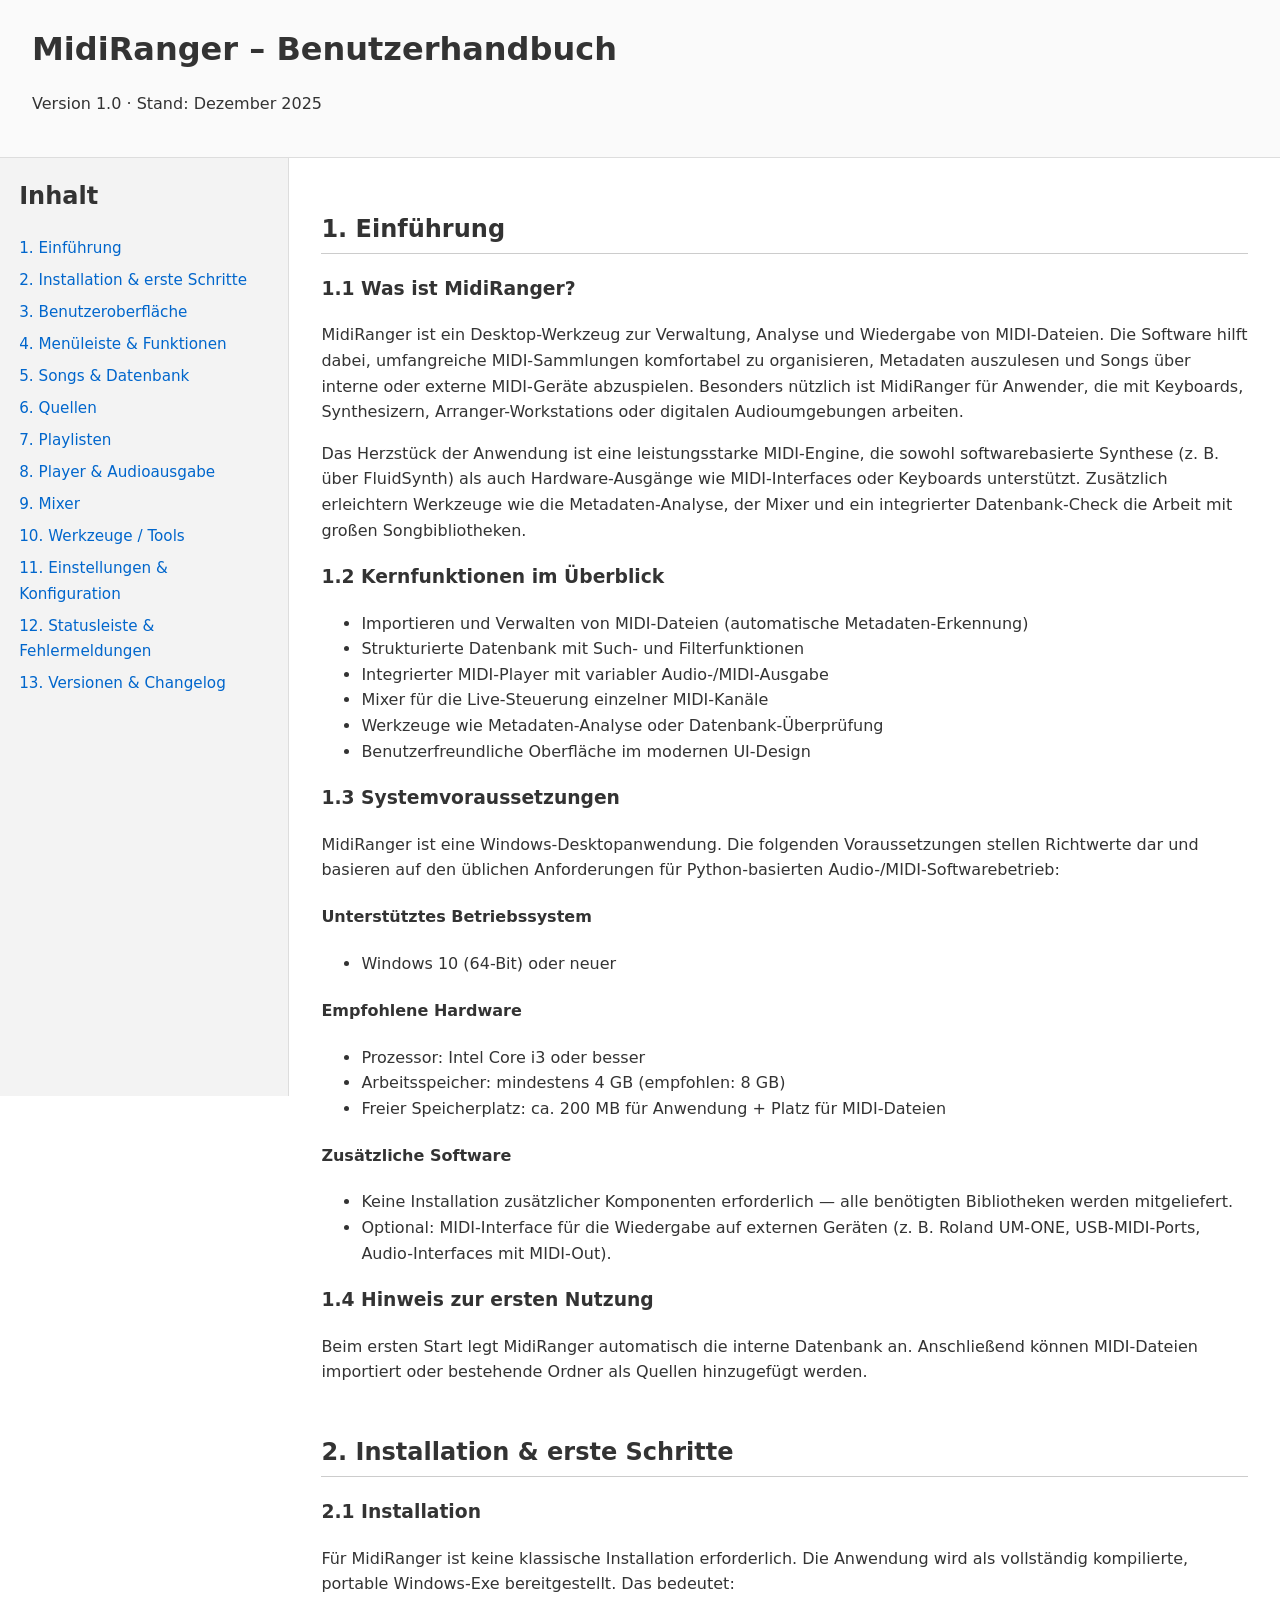
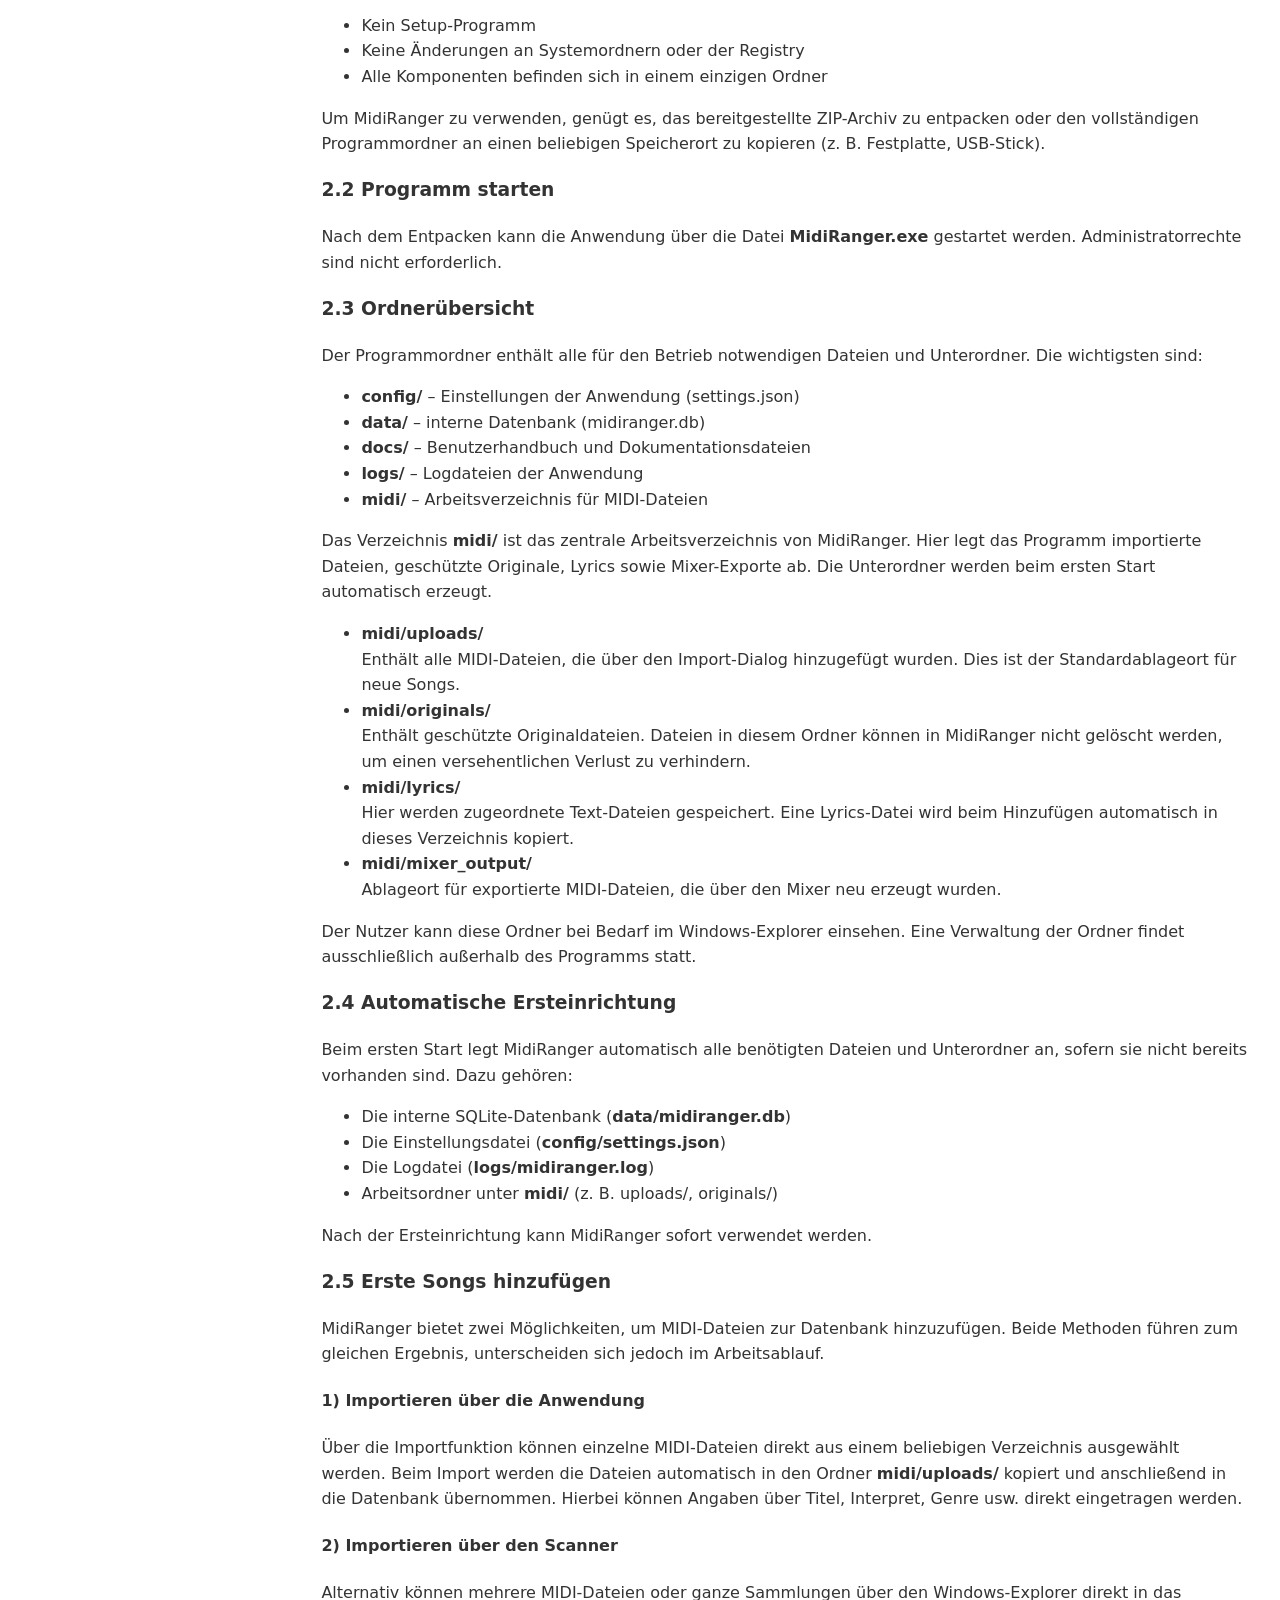
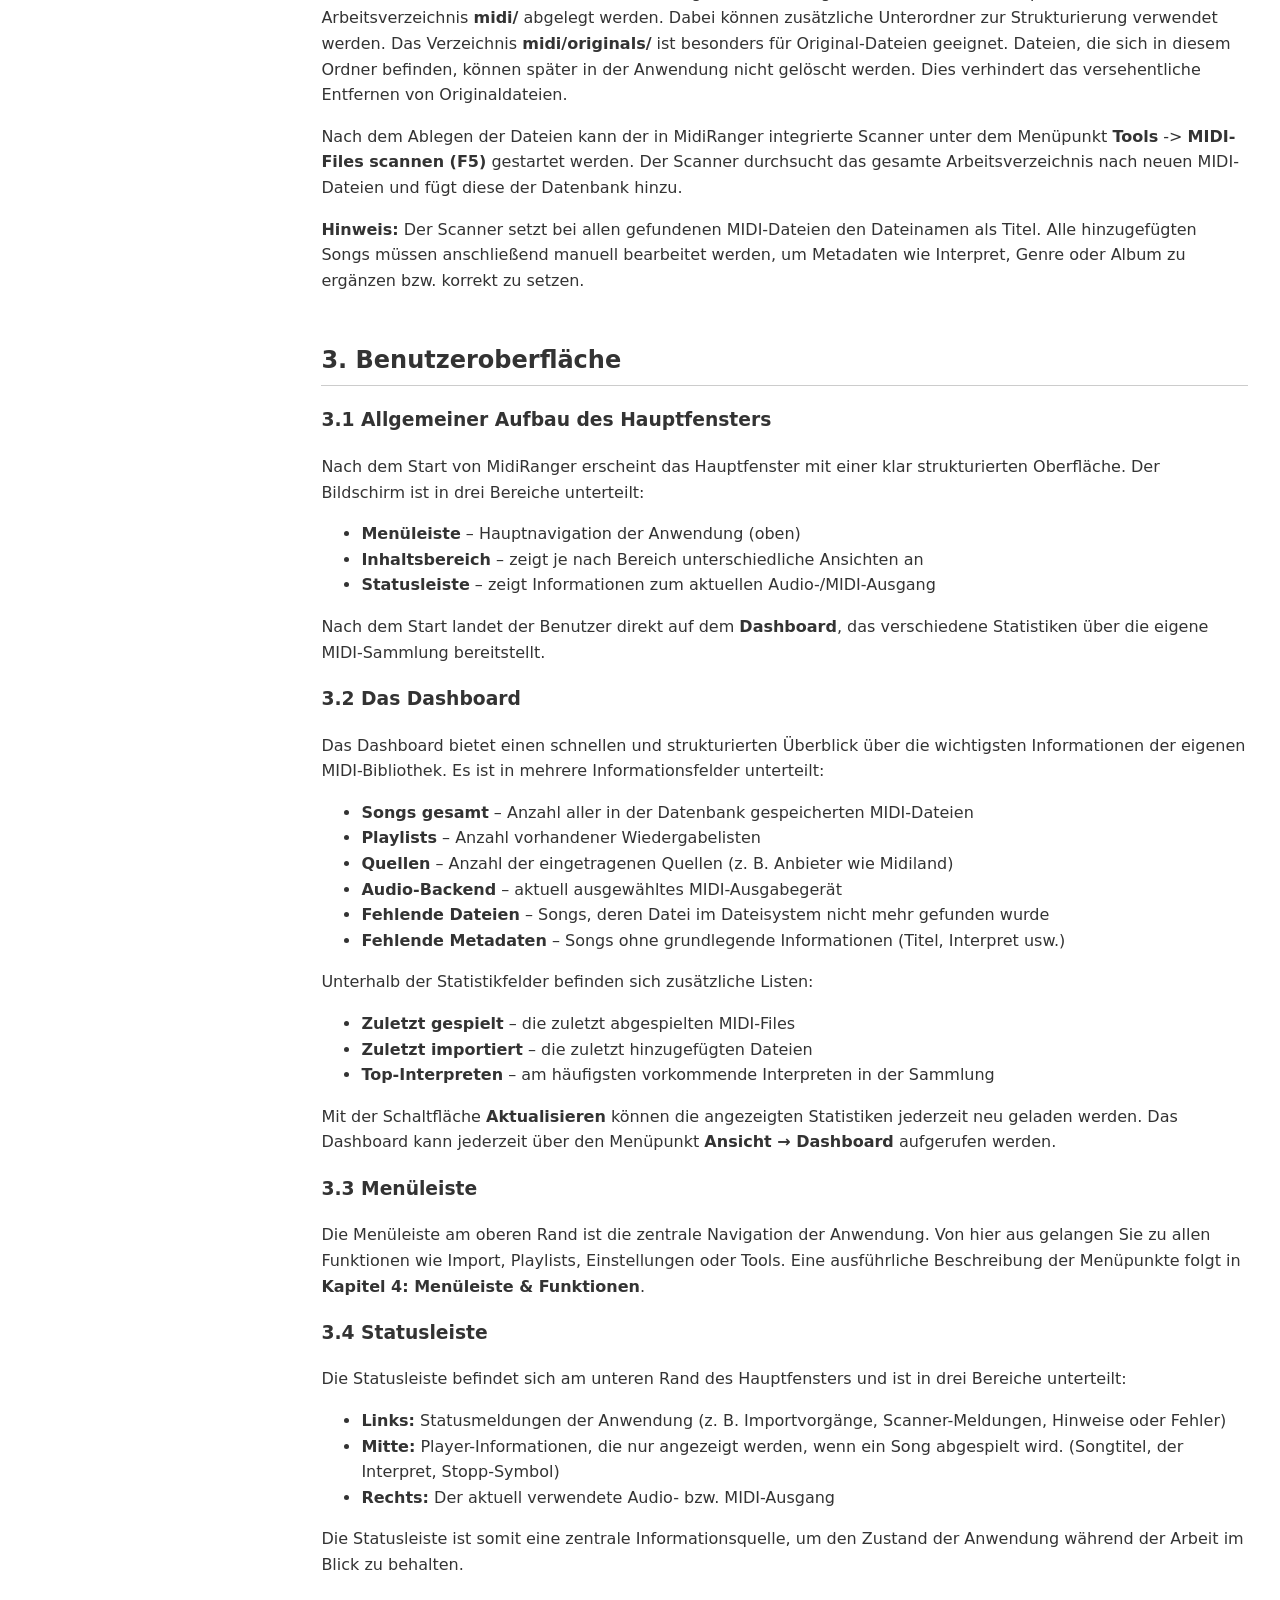
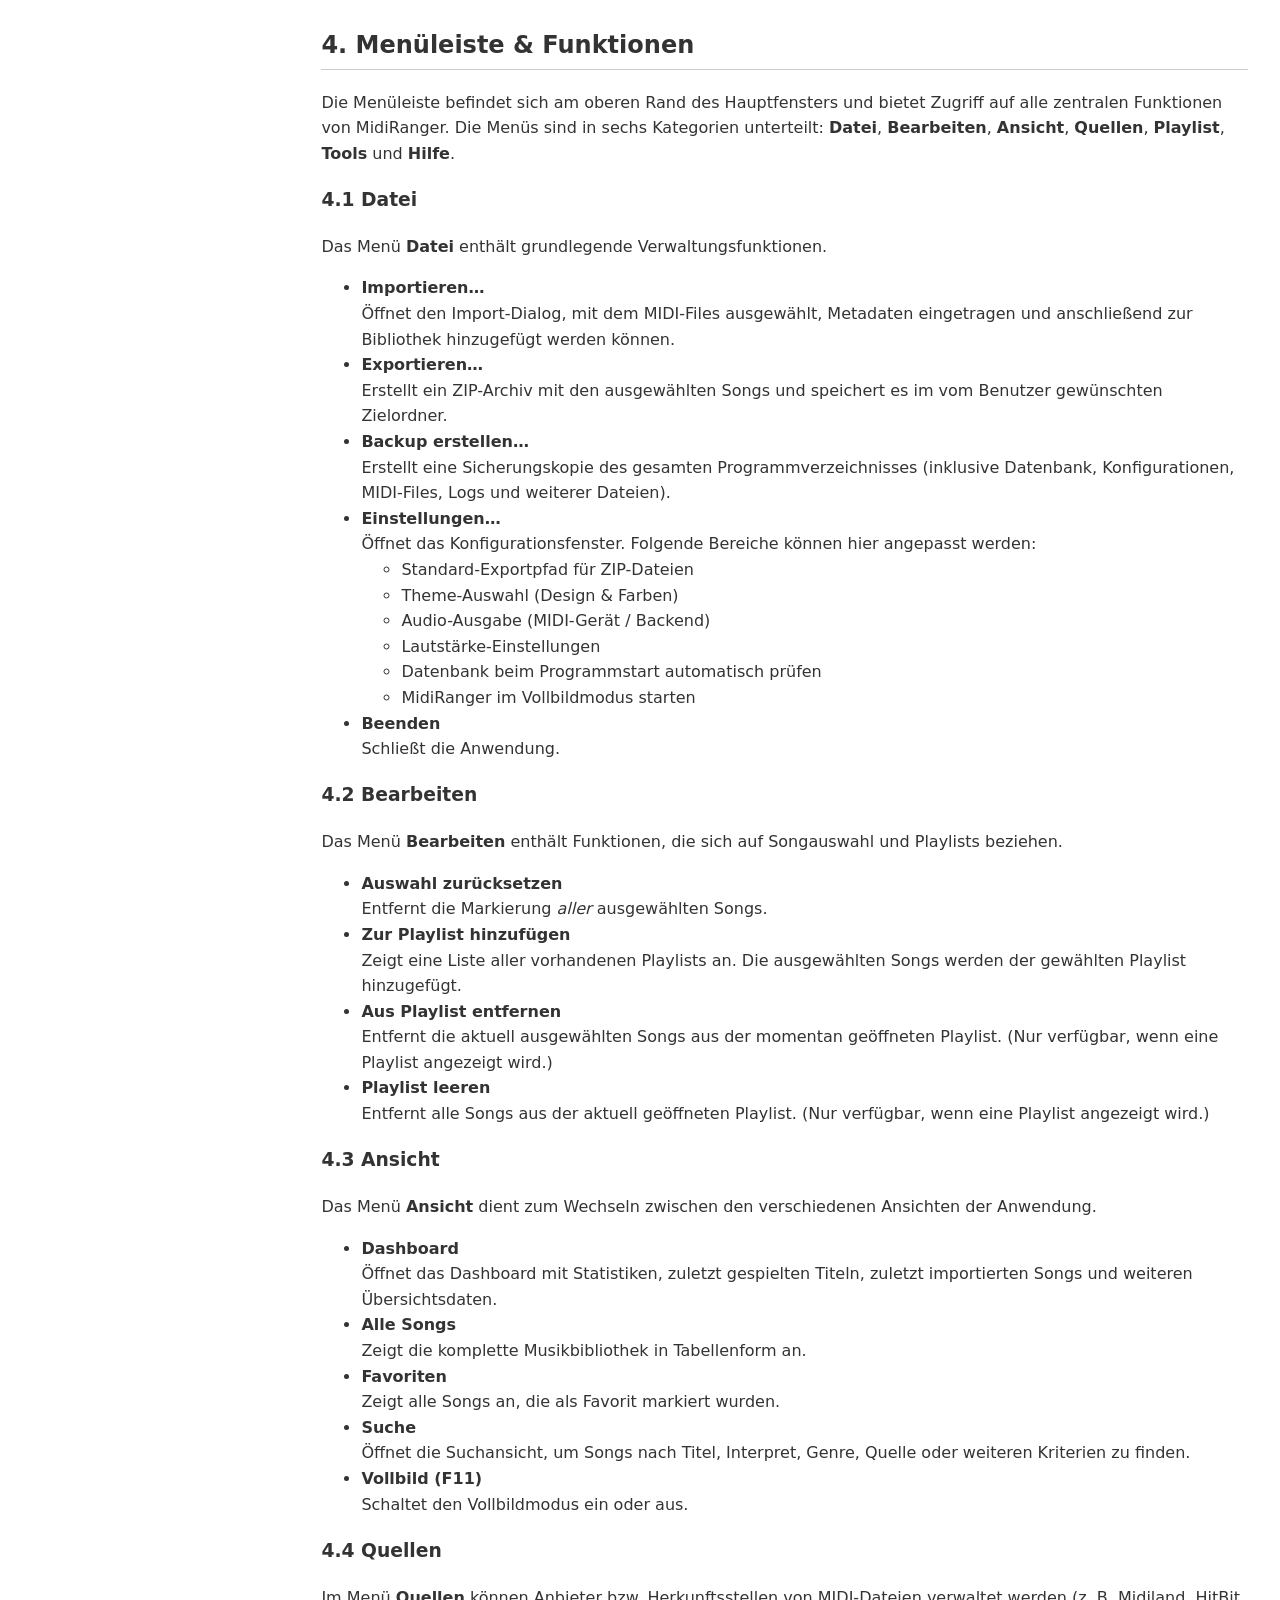
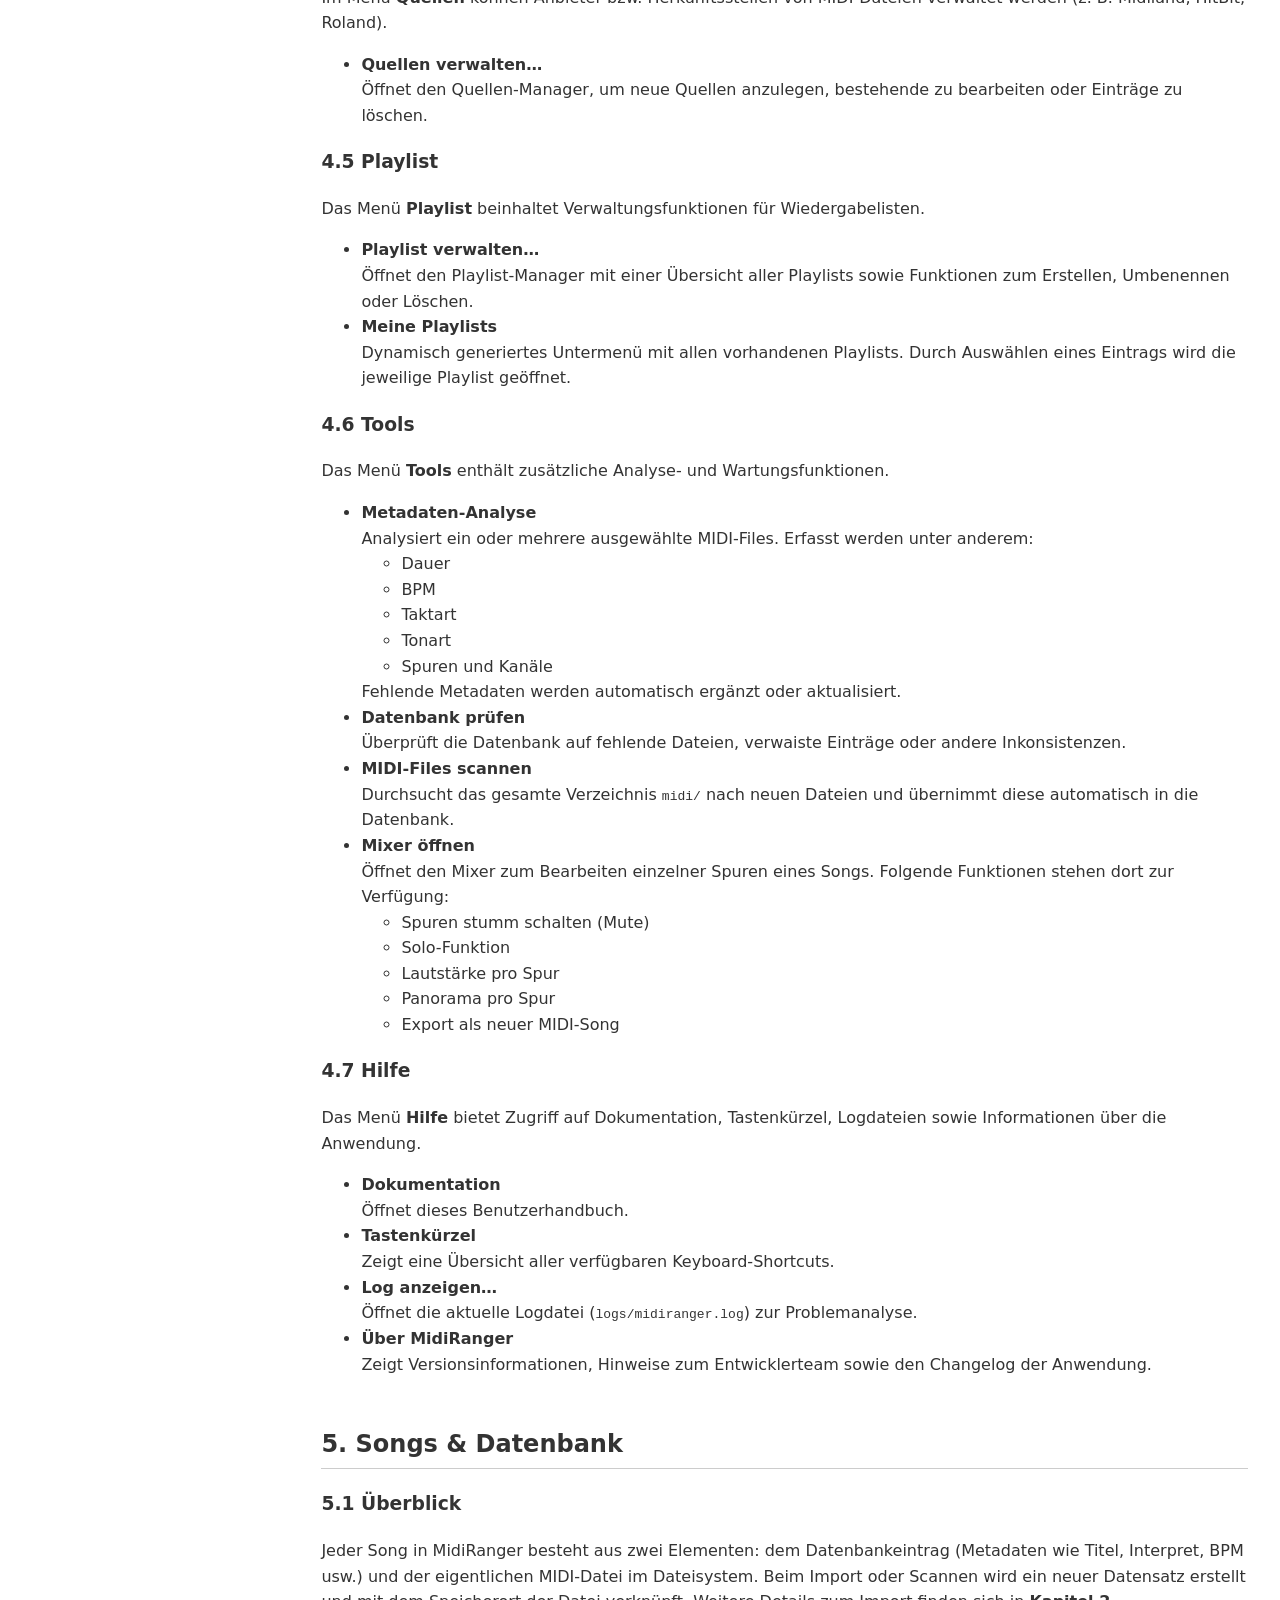
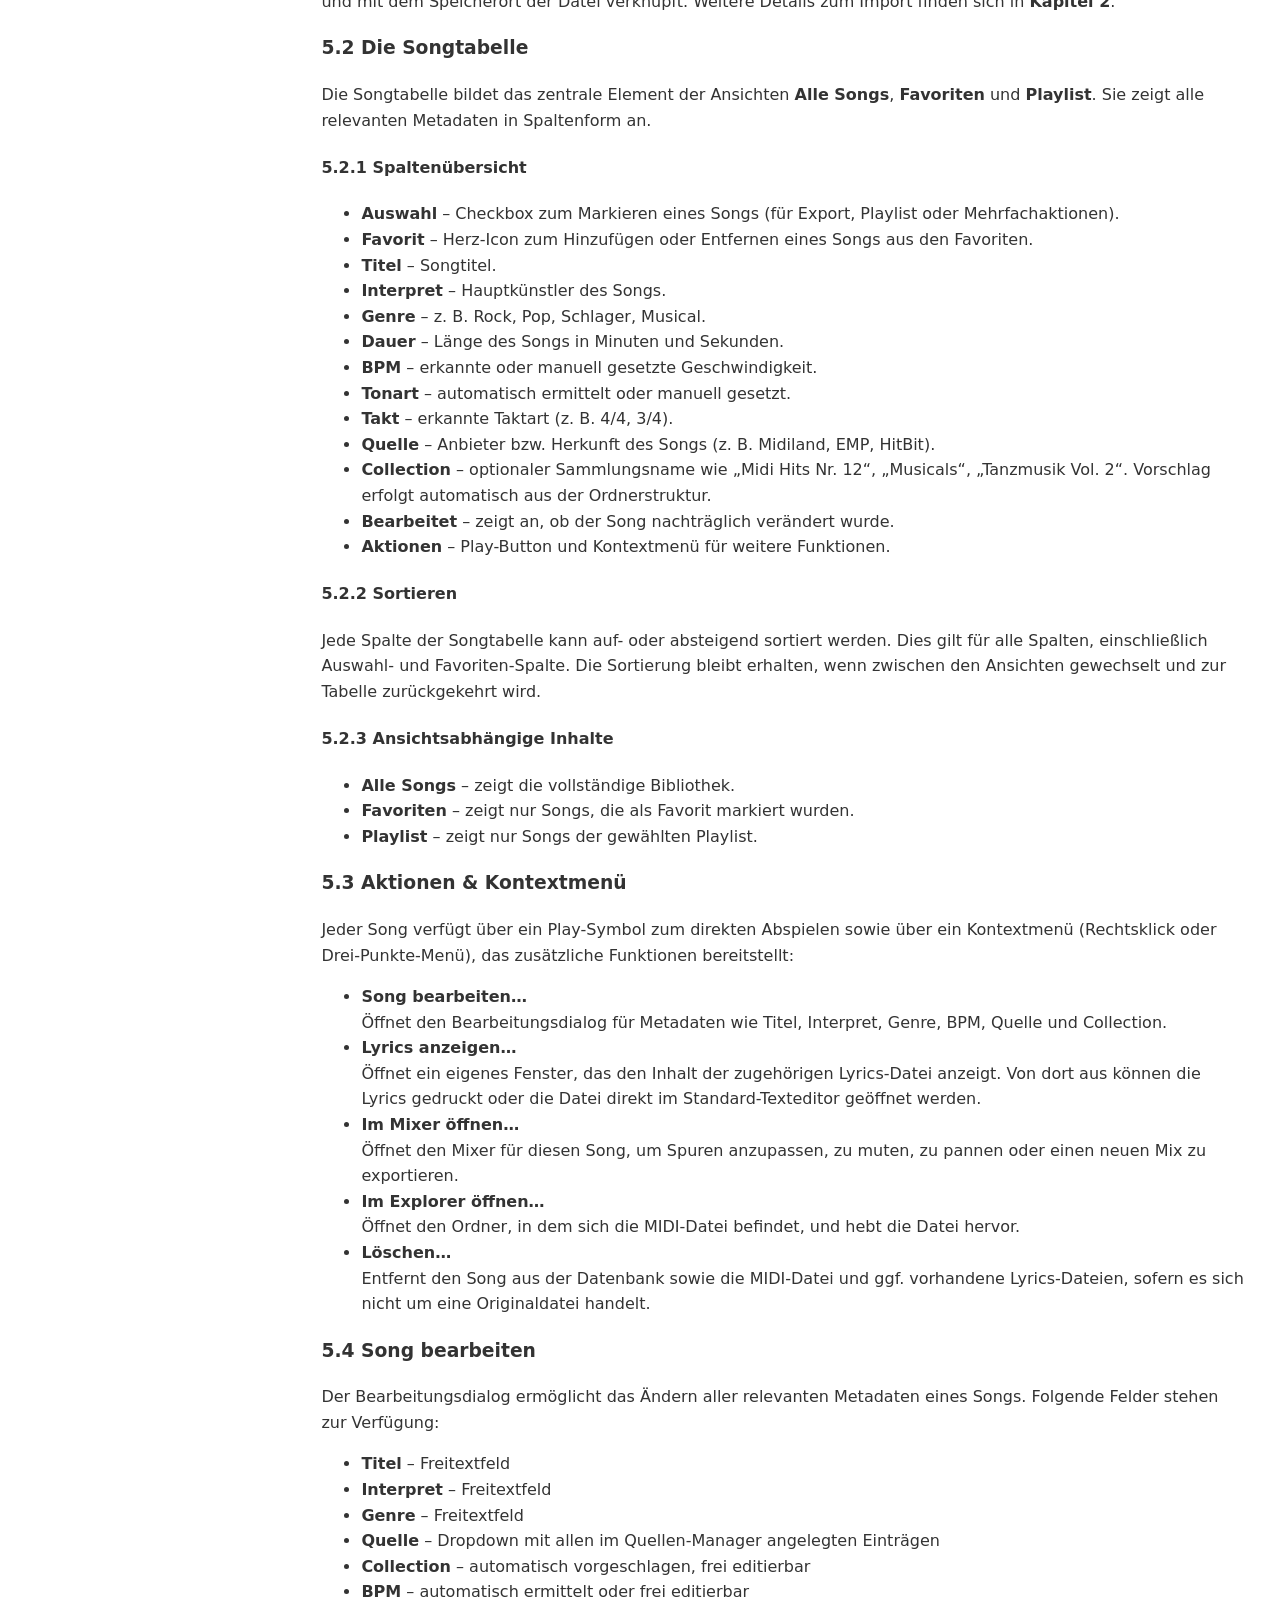
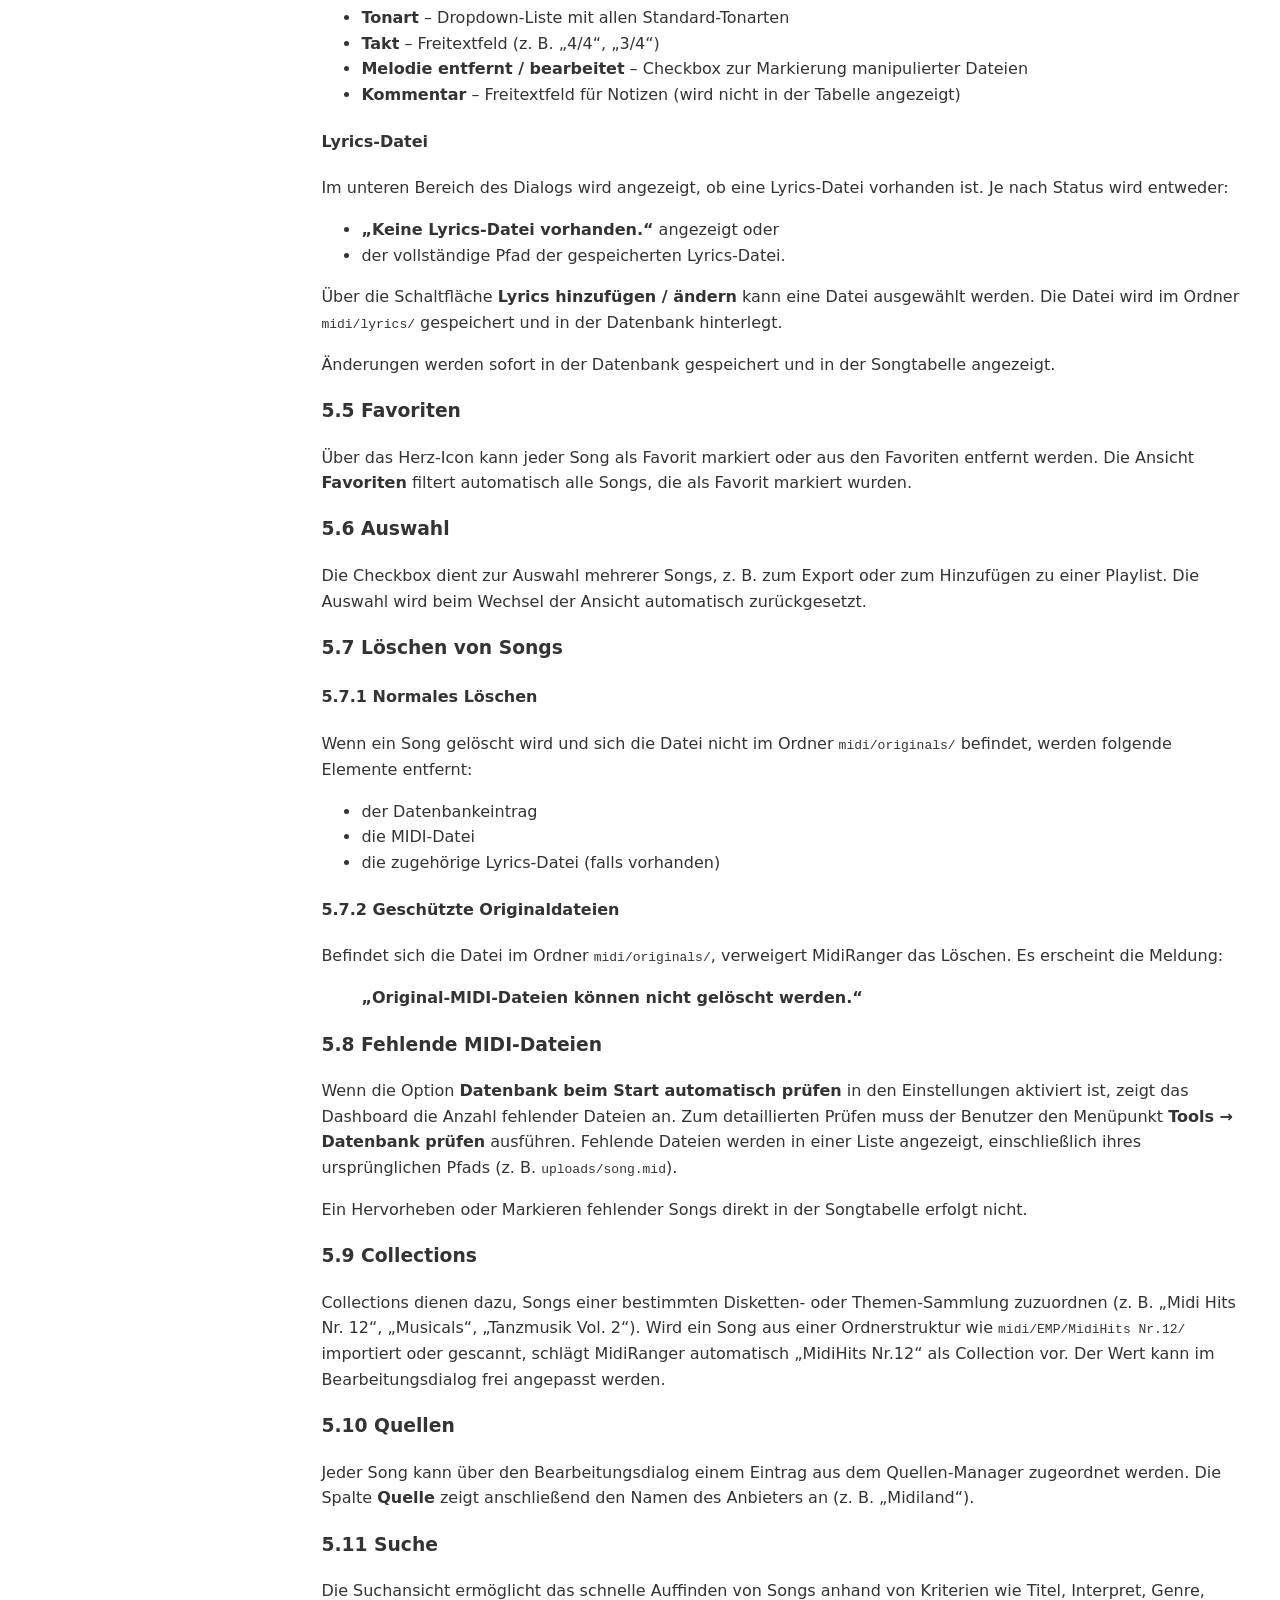
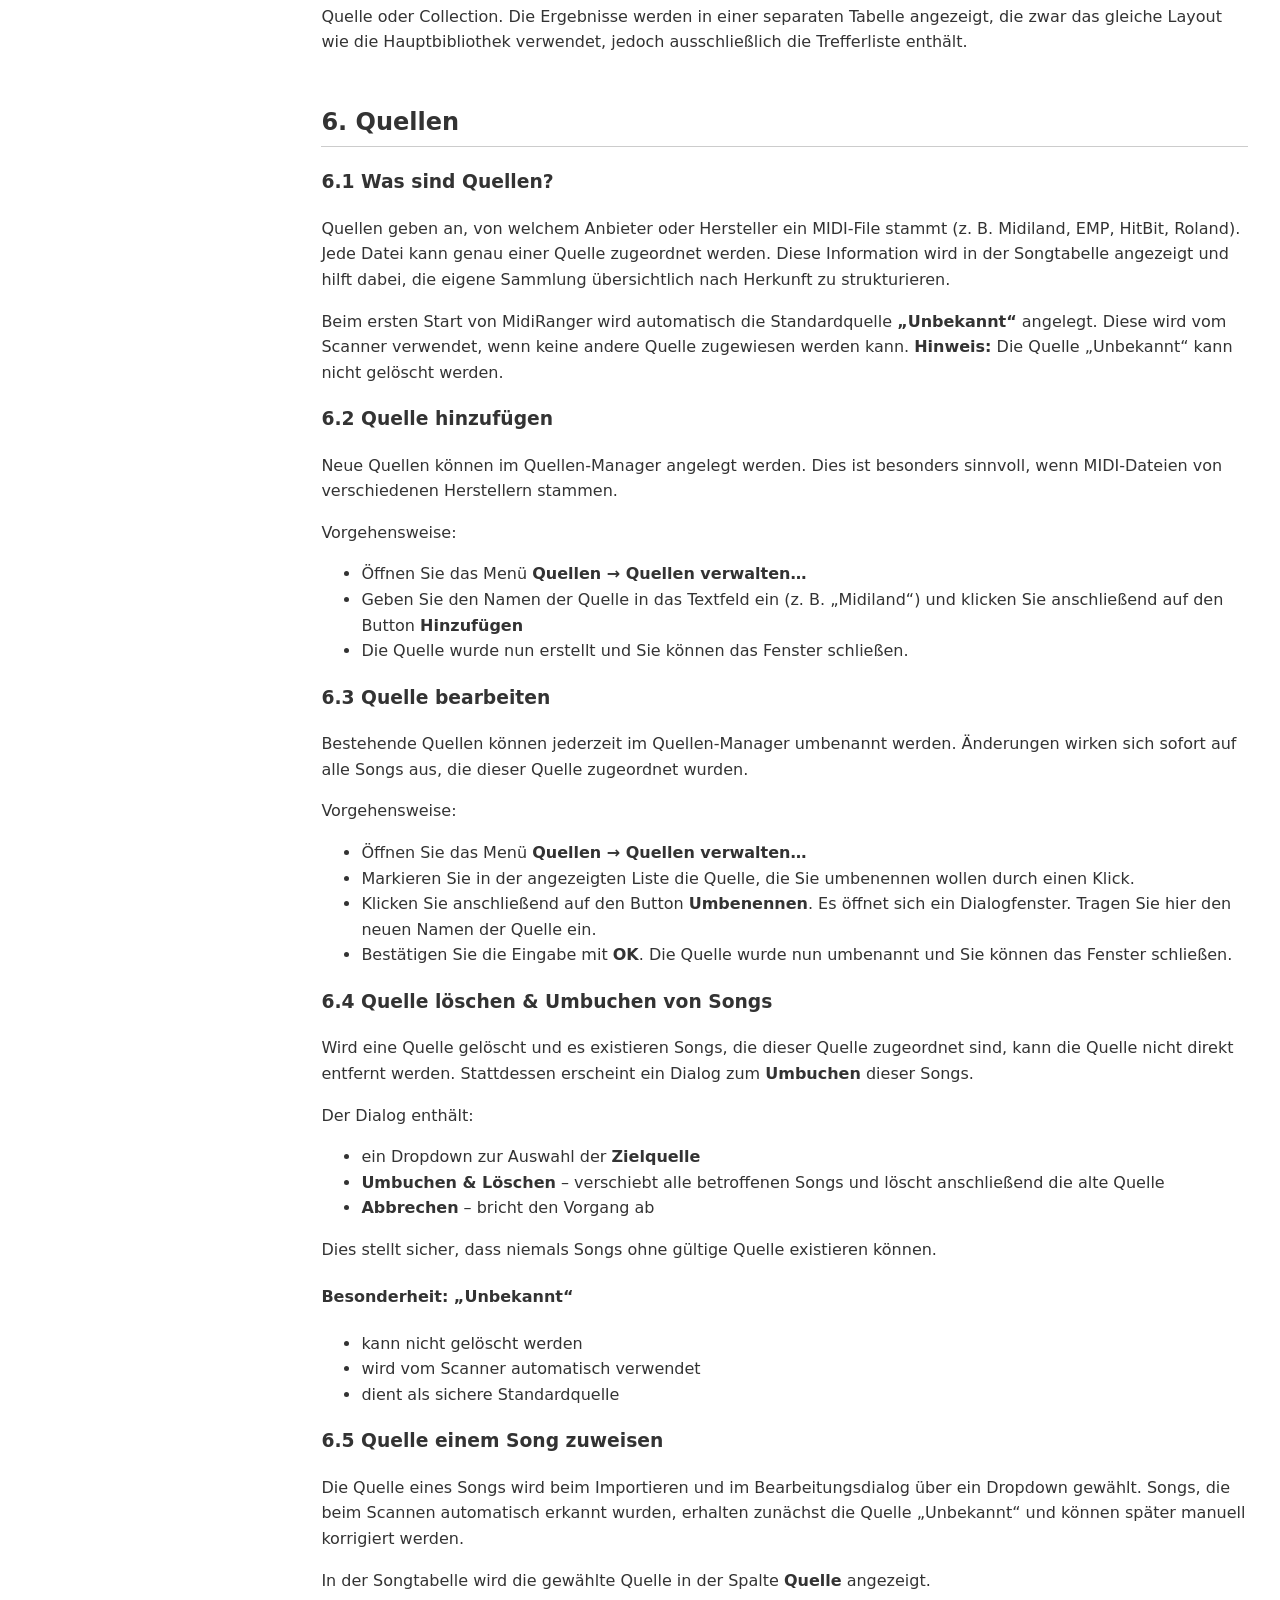
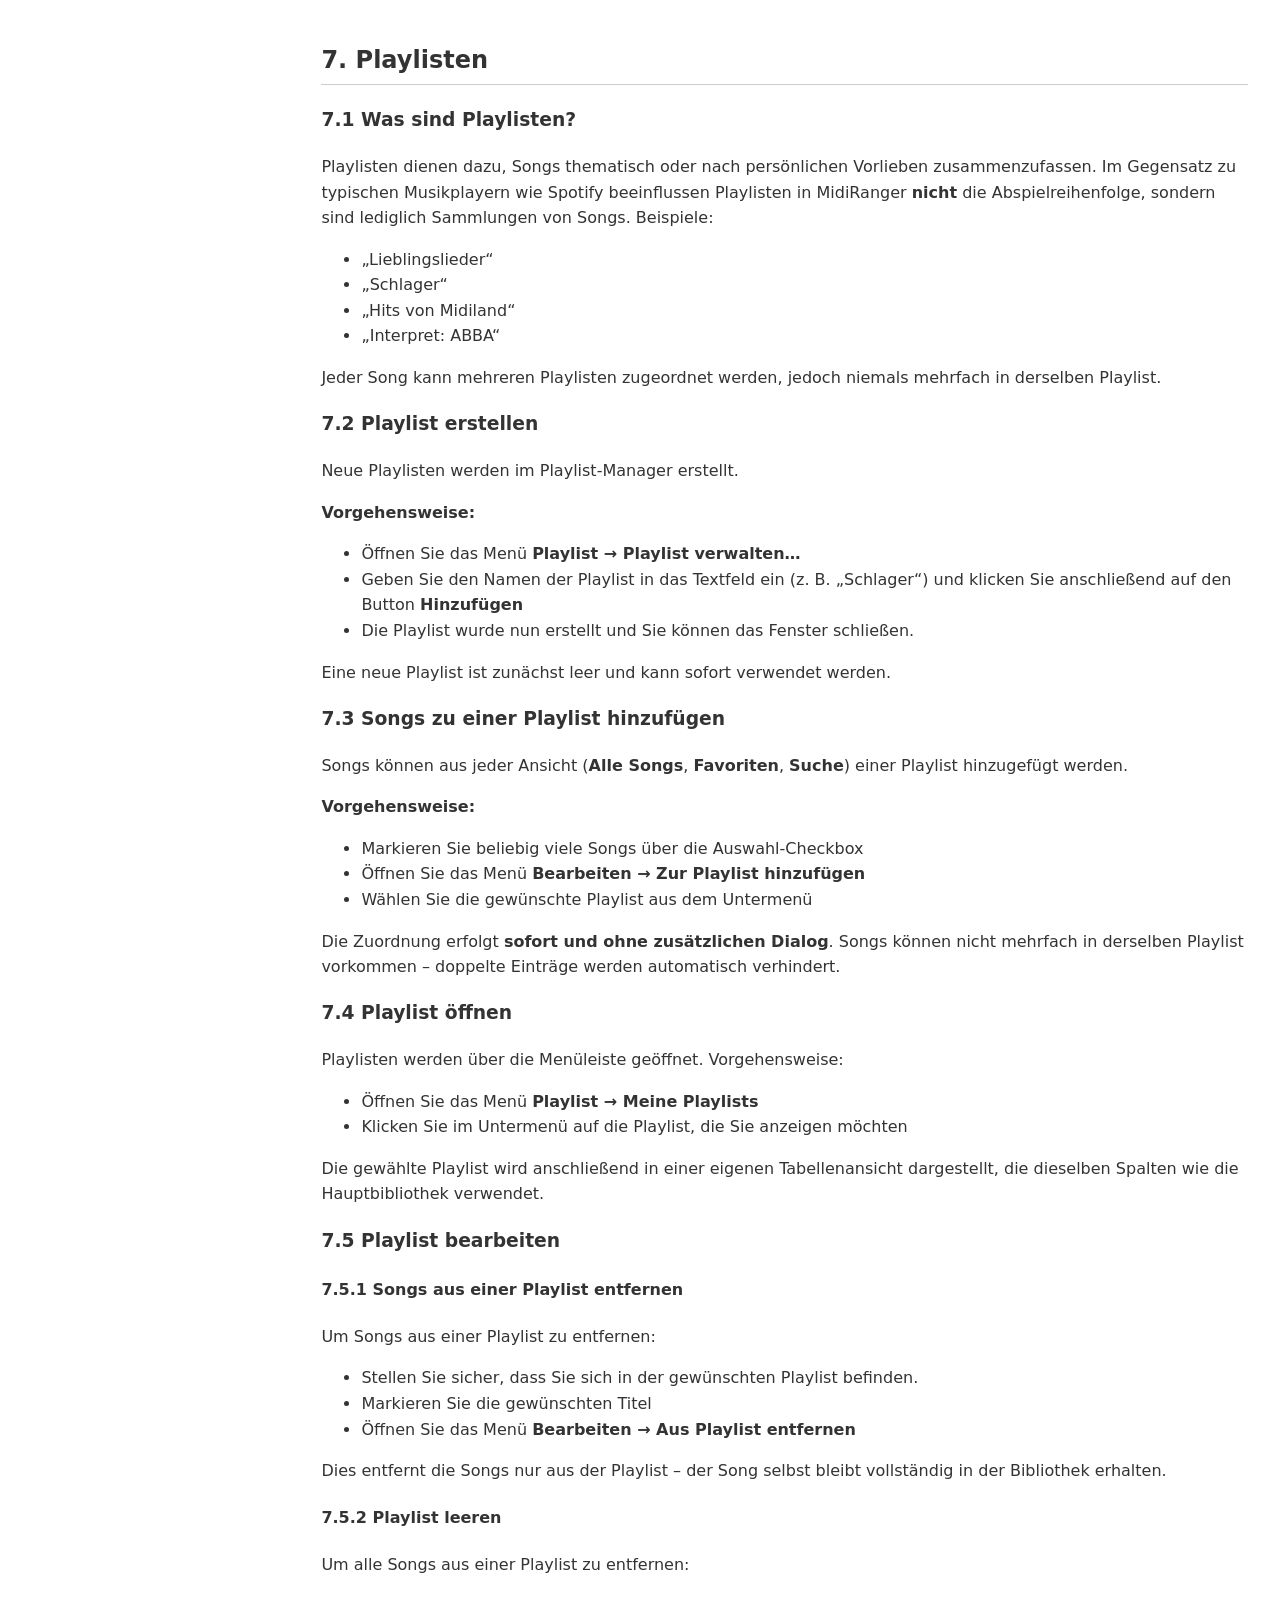
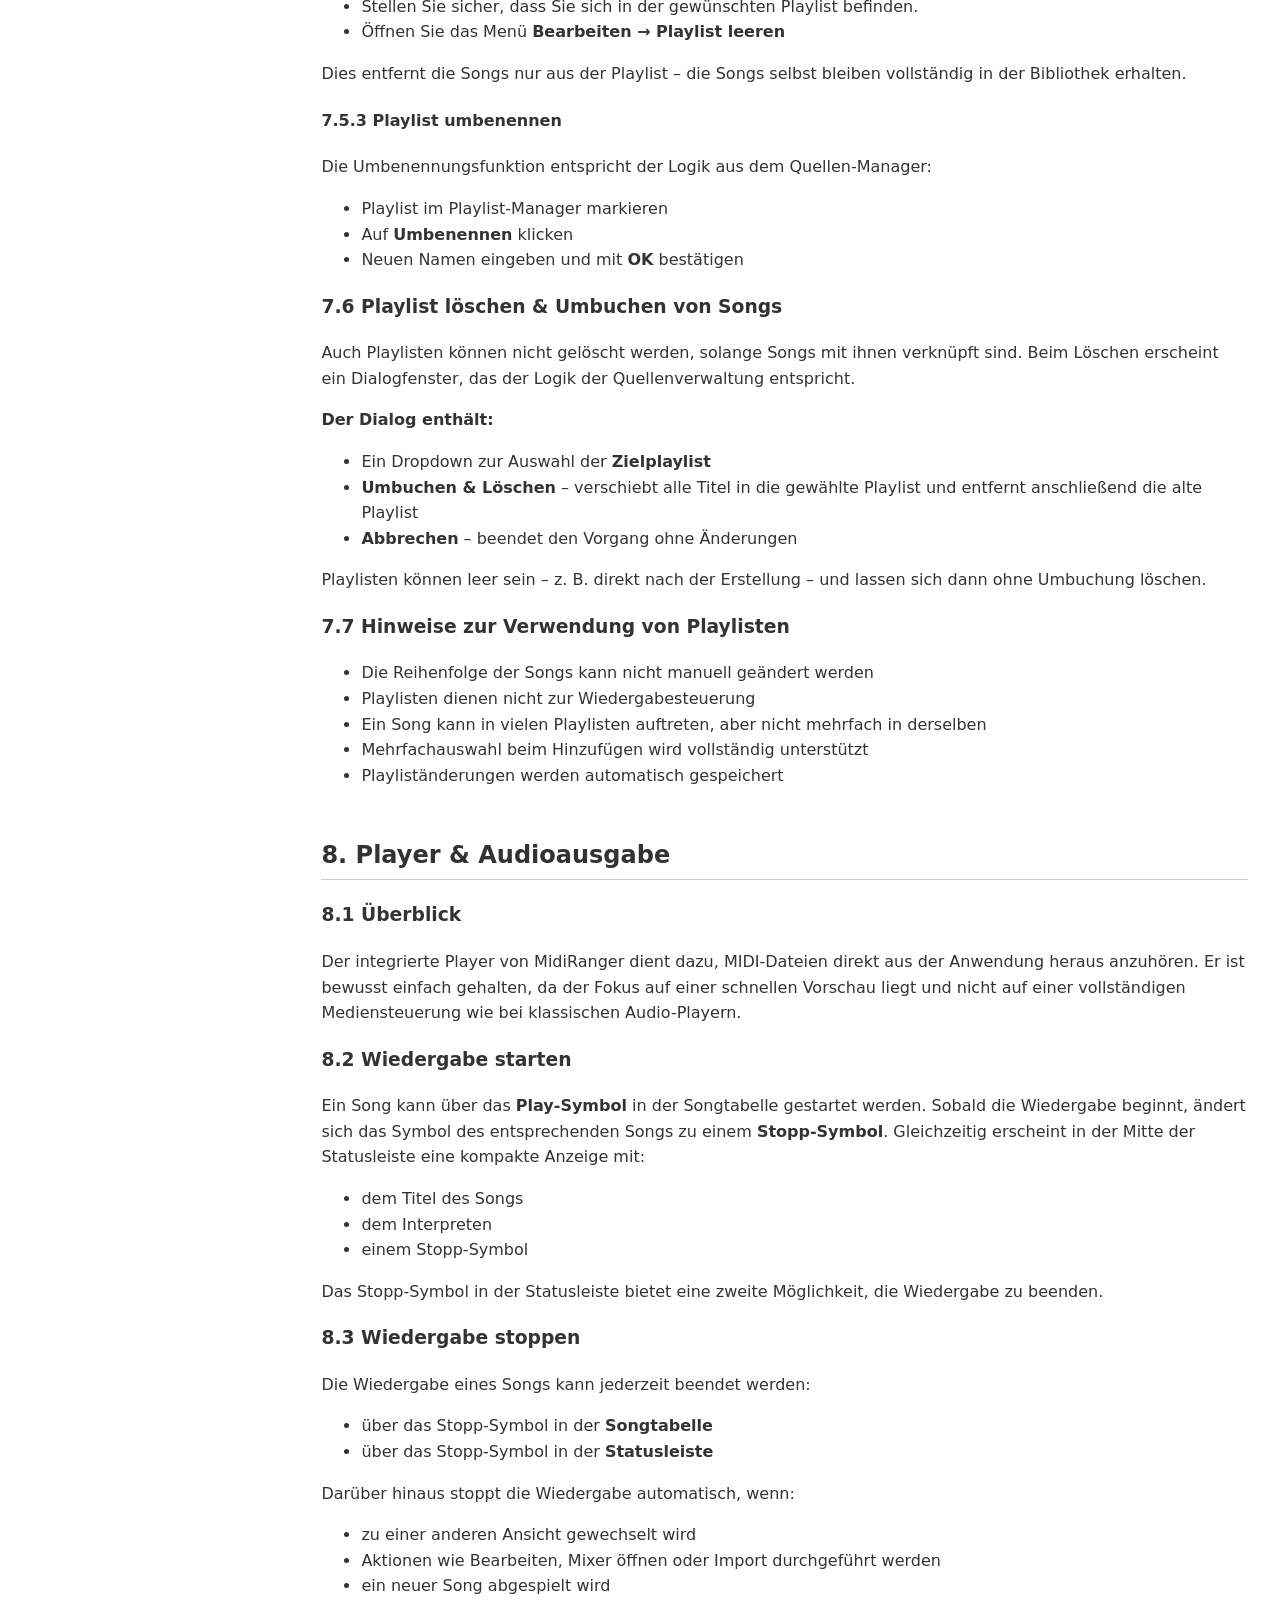
<file: static/docs/documentation.html>
<!DOCTYPE html>
<html lang="de">
<head>
    <meta charset="UTF-8">
    <title>MidiRanger – Dokumentation</title>
    <link rel="stylesheet" href="style.css">

    <style>
        /*==================================================
        Global Layout
        ==================================================*/

        body {
            margin: 0;
            font-family: system-ui, Arial, sans-serif;
            background: #ffffff;
            color: #333333;
            line-height: 1.6;
        }

        a {
            color: #0066cc;
            text-decoration: none;
        }

        a:hover {
            text-decoration: underline;
        }

        /*==================================================
        Header
        ==================================================*/

        .doc-header {
            padding: 1.5rem 2rem;
            background: #fafafa;
            border-bottom: 1px solid #ddd;
        }

        .doc-header h1 {
            margin: 0 0 0.3rem 0;
        }

        /*==================================================
        Sidebar Navigation
        ==================================================*/

        .doc-container {
            display: flex;
            min-height: calc(100vh - 60px);
        }

        .doc-sidebar {
            width: 250px;
            background: #f3f3f3;
            border-right: 1px solid #ddd;
            padding: 1.2rem;
            overflow-y: auto;
            position: sticky;
            top: 0;
            height: 100vh;
        }

        .doc-sidebar h2 {
            margin-top: 0;
        }

        .doc-sidebar ul {
            list-style: none;
            padding-left: 0;
            margin: 0;
        }

        .doc-sidebar li {
            margin: 0.4rem 0;
        }

        .doc-sidebar a {
            font-size: 0.95rem;
        }

        /*==================================================
        Content
        ==================================================*/

        .doc-content {
            flex: 1;
            padding: 2rem;
            max-width: 1000px;
        }

        .doc-content section {
            margin-bottom: 3rem;
        }

        .doc-content h2 {
            border-bottom: 1px solid #ccc;
            padding-bottom: 0.3rem;
        }

        .doc-back-to-top {
            margin-top: 2rem;
            font-size: 0.9rem;
        }

    </style>
</head>
<body class="doc-layout">

    <header class="doc-header">
        <h1>MidiRanger – Benutzerhandbuch</h1>
        <p>Version 1.0 · Stand: Dezember 2025</p>
    </header>

    <div class="doc-container">
        <!-- Sidebar / Inhaltsverzeichnis -->
        <nav class="doc-sidebar">
            <h2>Inhalt</h2>
            <ul>
                <li><a href="#intro">1. Einführung</a></li>
                <li><a href="#install">2. Installation & erste Schritte</a></li>
                <li><a href="#ui-overview">3. Benutzeroberfläche</a></li>
                <li><a href="#menu">4. Menüleiste & Funktionen</a></li>
                <li><a href="#songs-db">5. Songs & Datenbank</a></li>
                <li><a href="#sources">6. Quellen</a></li>
                <li><a href="#playlists">7. Playlisten</a></li>
                <li><a href="#player">8. Player & Audioausgabe</a></li>
                <li><a href="#mixer">9. Mixer</a></li>
                <li><a href="#tools">10. Werkzeuge / Tools</a></li>
                <li><a href="#settings">11. Einstellungen & Konfiguration</a></li>
                <li><a href="#statusbar">12. Statusleiste & Fehlermeldungen</a></li>
                <li><a href="#changelog">13. Versionen & Changelog</a></li>
            </ul>
        </nav>

        <!-- Hauptinhalt -->
        <main class="doc-content">
            <section id="intro">
                <h2>1. Einführung</h2>

                <h3>1.1 Was ist MidiRanger?</h3>
                <p>
                    MidiRanger ist ein Desktop-Werkzeug zur Verwaltung, Analyse und Wiedergabe von MIDI-Dateien.
                    Die Software hilft dabei, umfangreiche MIDI-Sammlungen komfortabel zu organisieren,
                    Metadaten auszulesen und Songs über interne oder externe MIDI-Geräte abzuspielen.
                    Besonders nützlich ist MidiRanger für Anwender, die mit Keyboards, Synthesizern,
                    Arranger-Workstations oder digitalen Audioumgebungen arbeiten.
                </p>

                <p>
                    Das Herzstück der Anwendung ist eine leistungsstarke MIDI-Engine, die sowohl
                    softwarebasierte Synthese (z. B. über FluidSynth) als auch Hardware-Ausgänge
                    wie MIDI-Interfaces oder Keyboards unterstützt. 
                    Zusätzlich erleichtern Werkzeuge wie die Metadaten-Analyse, der Mixer
                    und ein integrierter Datenbank-Check die Arbeit mit großen Songbibliotheken.
                </p>

                <h3>1.2 Kernfunktionen im Überblick</h3>
                <ul>
                    <li>Importieren und Verwalten von MIDI-Dateien (automatische Metadaten-Erkennung)</li>
                    <li>Strukturierte Datenbank mit Such- und Filterfunktionen</li>
                    <li>Integrierter MIDI-Player mit variabler Audio-/MIDI-Ausgabe</li>
                    <li>Mixer für die Live-Steuerung einzelner MIDI-Kanäle</li>
                    <li>Werkzeuge wie Metadaten-Analyse oder Datenbank-Überprüfung</li>
                    <li>Benutzerfreundliche Oberfläche im modernen UI-Design</li>
                </ul>

                <h3>1.3 Systemvoraussetzungen</h3>
                <p>
                    MidiRanger ist eine Windows-Desktopanwendung. Die folgenden Voraussetzungen
                    stellen Richtwerte dar und basieren auf den üblichen Anforderungen
                    für Python-basierten Audio-/MIDI-Softwarebetrieb:
                </p>

                <h4>Unterstütztes Betriebssystem</h4>
                <ul>
                    <li>Windows 10 (64-Bit) oder neuer</li>
                </ul>

                <h4>Empfohlene Hardware</h4>
                <ul>
                    <li>Prozessor: Intel Core i3 oder besser</li>
                    <li>Arbeitsspeicher: mindestens 4 GB (empfohlen: 8 GB)</li>
                    <li>Freier Speicherplatz: ca. 200 MB für Anwendung + Platz für MIDI-Dateien</li>
                </ul>

                <h4>Zusätzliche Software</h4>
                <ul>
                    <li>Keine Installation zusätzlicher Komponenten erforderlich —
                        alle benötigten Bibliotheken werden mitgeliefert.</li>
                    <li>Optional: MIDI-Interface für die Wiedergabe auf externen Geräten
                        (z. B. Roland UM-ONE, USB-MIDI-Ports, Audio-Interfaces mit MIDI-Out).</li>
                </ul>

                <h3>1.4 Hinweis zur ersten Nutzung</h3>
                <p>
                    Beim ersten Start legt MidiRanger automatisch die interne Datenbank an.
                    Anschließend können MIDI-Dateien importiert oder bestehende Ordner
                    als Quellen hinzugefügt werden.
                </p>
            </section>

            <section id="install">
                <h2>2. Installation & erste Schritte</h2>

                <h3>2.1 Installation</h3>
                <p>
                    Für MidiRanger ist keine klassische Installation erforderlich. 
                    Die Anwendung wird als vollständig kompilierte, portable 
                    Windows-Exe bereitgestellt. Das bedeutet:
                </p>

                <ul>
                    <li>Kein Setup-Programm</li>
                    <li>Keine Änderungen an Systemordnern oder der Registry</li>
                    <li>Alle Komponenten befinden sich in einem einzigen Ordner</li>
                </ul>

                <p>
                    Um MidiRanger zu verwenden, genügt es, das bereitgestellte ZIP-Archiv 
                    zu entpacken oder den vollständigen Programmordner an einen beliebigen 
                    Speicherort zu kopieren (z. B. Festplatte, USB-Stick).
                </p>

                <h3>2.2 Programm starten</h3>
                <p>
                    Nach dem Entpacken kann die Anwendung über die Datei 
                    <strong>MidiRanger.exe</strong> gestartet werden.  
                    Administratorrechte sind nicht erforderlich.
                </p>

                <h3>2.3 Ordnerübersicht</h3>
                <p>
                    Der Programmordner enthält alle für den Betrieb notwendigen Dateien 
                    und Unterordner. Die wichtigsten sind:
                </p>

                <ul>
                    <li><strong>config/</strong> – Einstellungen der Anwendung (settings.json)</li>
                    <li><strong>data/</strong> – interne Datenbank (midiranger.db)</li>
                    <li><strong>docs/</strong> – Benutzerhandbuch und Dokumentationsdateien</li>
                    <li><strong>logs/</strong> – Logdateien der Anwendung</li>
                    <li><strong>midi/</strong> – Arbeitsverzeichnis für MIDI-Dateien</li>
                </ul>

                <p>
                    Das Verzeichnis <strong>midi/</strong> ist das zentrale Arbeitsverzeichnis von MidiRanger. 
                    Hier legt das Programm importierte Dateien, geschützte Originale, Lyrics sowie 
                    Mixer-Exporte ab. Die Unterordner werden beim ersten Start automatisch erzeugt.
                </p>

                <ul>
                    <li><strong>midi/uploads/</strong><br>
                        Enthält alle MIDI-Dateien, die über den Import-Dialog hinzugefügt wurden.  
                        Dies ist der Standardablageort für neue Songs.
                    </li>

                    <li><strong>midi/originals/</strong><br>
                        Enthält geschützte Originaldateien. Dateien in diesem Ordner können in MidiRanger 
                        nicht gelöscht werden, um einen versehentlichen Verlust zu verhindern.
                    </li>

                    <li><strong>midi/lyrics/</strong><br>
                        Hier werden zugeordnete Text-Dateien gespeichert.  
                        Eine Lyrics-Datei wird beim Hinzufügen automatisch in dieses Verzeichnis kopiert.
                    </li>

                    <li><strong>midi/mixer_output/</strong><br>
                        Ablageort für exportierte MIDI-Dateien, die über den Mixer neu erzeugt wurden.
                    </li>
                </ul>

                <p>
                    Der Nutzer kann diese Ordner bei Bedarf im Windows-Explorer einsehen. Eine 
                    Verwaltung der Ordner findet ausschließlich außerhalb des Programms statt.
                </p>

                <h3>2.4 Automatische Ersteinrichtung</h3>
                <p>
                    Beim ersten Start legt MidiRanger automatisch alle benötigten Dateien 
                    und Unterordner an, sofern sie nicht bereits vorhanden sind. Dazu gehören:
                </p>

                <ul>
                    <li>Die interne SQLite-Datenbank (<strong>data/midiranger.db</strong>)</li>
                    <li>Die Einstellungsdatei (<strong>config/settings.json</strong>)</li>
                    <li>Die Logdatei (<strong>logs/midiranger.log</strong>)</li>
                    <li>Arbeitsordner unter <strong>midi/</strong> (z. B. uploads/, originals/)</li>
                </ul>

                <p>
                    Nach der Ersteinrichtung kann MidiRanger sofort verwendet werden.
                </p>

                <h3>2.5 Erste Songs hinzufügen</h3>
                <p>
                    MidiRanger bietet zwei Möglichkeiten, um MIDI-Dateien zur Datenbank 
                    hinzuzufügen. Beide Methoden führen zum gleichen Ergebnis, unterscheiden 
                    sich jedoch im Arbeitsablauf.
                </p>

                <h4>1) Importieren über die Anwendung</h4>
                <p>
                    Über die Importfunktion können einzelne MIDI-Dateien direkt aus einem beliebigen 
                    Verzeichnis ausgewählt werden. Beim Import werden die Dateien automatisch
                    in den Ordner <strong>midi/uploads/</strong> kopiert und anschließend in die 
                    Datenbank übernommen. Hierbei können Angaben über Titel, Interpret, Genre usw. direkt eingetragen werden.
                </p>

                <h4>2) Importieren über den Scanner</h4>
                <p>
                    Alternativ können mehrere MIDI-Dateien oder ganze Sammlungen über den Windows-Explorer direkt in das Arbeitsverzeichnis
                    <strong>midi/</strong> abgelegt werden. Dabei können zusätzliche Unterordner zur Strukturierung verwendet werden. Das 
                    Verzeichnis <strong>midi/originals/</strong> ist besonders für Original-Dateien geeignet. Dateien, die sich in diesem Ordner befinden,
                    können später in der Anwendung nicht gelöscht werden. Dies verhindert das versehentliche Entfernen von Originaldateien.
                </p>

                <p>
                    Nach dem Ablegen der Dateien kann der in MidiRanger integrierte Scanner unter dem Menüpunkt 
                    <strong>Tools</strong> -> <strong>MIDI-Files scannen (F5)</strong> gestartet werden. Der Scanner durchsucht das gesamte Arbeitsverzeichnis nach 
                    neuen MIDI-Dateien und fügt diese der Datenbank hinzu.
                </p>

                <p>
                    <strong>Hinweis:</strong> Der Scanner setzt bei allen gefundenen MIDI-Dateien den Dateinamen als Titel. Alle hinzugefügten Songs müssen
                    anschließend manuell bearbeitet werden, um Metadaten wie Interpret, Genre oder Album zu ergänzen bzw. korrekt zu setzen.
                </p>
            </section>

            <section id="ui-overview">
                <h2>3. Benutzeroberfläche</h2>

                <h3>3.1 Allgemeiner Aufbau des Hauptfensters</h3>
                <p>
                    Nach dem Start von MidiRanger erscheint das Hauptfenster mit einer klar
                    strukturierten Oberfläche. Der Bildschirm ist in drei Bereiche unterteilt:
                </p>

                <ul>
                    <li><strong>Menüleiste</strong> – Hauptnavigation der Anwendung (oben)</li>
                    <li><strong>Inhaltsbereich</strong> – zeigt je nach Bereich unterschiedliche Ansichten an</li>
                    <li><strong>Statusleiste</strong> – zeigt Informationen zum aktuellen Audio-/MIDI-Ausgang</li>
                </ul>

                <p>
                    Nach dem Start landet der Benutzer direkt auf dem <strong>Dashboard</strong>, 
                    das verschiedene Statistiken über die eigene MIDI-Sammlung bereitstellt.
                </p>

                <h3>3.2 Das Dashboard</h3>
                <p>
                    Das Dashboard bietet einen schnellen und strukturierten Überblick über die wichtigsten Informationen der eigenen MIDI-Bibliothek. 
                    Es ist in mehrere Informationsfelder unterteilt:
                </p>

                <ul>
                    <li><strong>Songs gesamt</strong> – Anzahl aller in der Datenbank gespeicherten MIDI-Dateien</li>
                    <li><strong>Playlists</strong> – Anzahl vorhandener Wiedergabelisten</li>
                    <li><strong>Quellen</strong> – Anzahl der eingetragenen Quellen (z.&nbsp;B. Anbieter wie Midiland)</li>
                    <li><strong>Audio-Backend</strong> – aktuell ausgewähltes MIDI-Ausgabegerät</li>
                    <li><strong>Fehlende Dateien</strong> – Songs, deren Datei im Dateisystem nicht mehr gefunden wurde</li>
                    <li><strong>Fehlende Metadaten</strong> – Songs ohne grundlegende Informationen (Titel, Interpret usw.)</li>
                </ul>

                <p>
                    Unterhalb der Statistikfelder befinden sich zusätzliche Listen:
                </p>

                <ul>
                    <li><strong>Zuletzt gespielt</strong> – die zuletzt abgespielten MIDI-Files</li>
                    <li><strong>Zuletzt importiert</strong> – die zuletzt hinzugefügten Dateien</li>
                    <li><strong>Top-Interpreten</strong> – am häufigsten vorkommende Interpreten in der Sammlung</li>
                </ul>

                <p>
                    Mit der Schaltfläche <strong>Aktualisieren</strong> können die angezeigten
                    Statistiken jederzeit neu geladen werden. Das Dashboard kann jederzeit über den Menüpunkt <strong>Ansicht → Dashboard</strong> aufgerufen werden.
                </p>

                <h3>3.3 Menüleiste</h3>
                <p>
                    Die Menüleiste am oberen Rand ist die zentrale Navigation der Anwendung.
                    Von hier aus gelangen Sie zu allen Funktionen wie Import, Playlists,
                    Einstellungen oder Tools. Eine ausführliche Beschreibung der Menüpunkte
                    folgt in <strong>Kapitel 4: Menüleiste & Funktionen</strong>.
                </p>

                <h3>3.4 Statusleiste</h3>
                <p>
                    Die Statusleiste befindet sich am unteren Rand des Hauptfensters und ist in drei Bereiche unterteilt:
                </p>

                <ul>
                    <li><strong>Links:</strong> Statusmeldungen der Anwendung 
                        (z.&nbsp;B. Importvorgänge, Scanner-Meldungen, Hinweise oder Fehler)</li>

                    <li><strong>Mitte:</strong> Player-Informationen, die nur angezeigt werden, 
                        wenn ein Song abgespielt wird. (Songtitel, der Interpret, Stopp-Symbol)</li>

                    <li><strong>Rechts:</strong> Der aktuell verwendete Audio- bzw. MIDI-Ausgang</li>
                </ul>

                <p>
                    Die Statusleiste ist somit eine zentrale Informationsquelle, um den Zustand 
                    der Anwendung während der Arbeit im Blick zu behalten.
                </p>
            </section>

            <section id="menu">
                <h2>4. Menüleiste & Funktionen</h2>

                <p>
                    Die Menüleiste befindet sich am oberen Rand des Hauptfensters und bietet
                    Zugriff auf alle zentralen Funktionen von MidiRanger. Die Menüs sind in
                    sechs Kategorien unterteilt: <strong>Datei</strong>, <strong>Bearbeiten</strong>, 
                    <strong>Ansicht</strong>, <strong>Quellen</strong>, <strong>Playlist</strong>,
                    <strong>Tools</strong> und <strong>Hilfe</strong>.
                </p>

                <h3>4.1 Datei</h3>
                <p>Das Menü <strong>Datei</strong> enthält grundlegende Verwaltungsfunktionen.</p>

                <ul>
                    <li><strong>Importieren…</strong><br>
                        Öffnet den Import-Dialog, mit dem MIDI-Files ausgewählt, 
                        Metadaten eingetragen und anschließend zur Bibliothek hinzugefügt werden können.
                    </li>

                    <li><strong>Exportieren…</strong><br>
                        Erstellt ein ZIP-Archiv mit den ausgewählten Songs und speichert es im vom Benutzer gewünschten Zielordner.
                    </li>

                    <li><strong>Backup erstellen…</strong><br>
                        Erstellt eine Sicherungskopie des gesamten Programmverzeichnisses 
                        (inklusive Datenbank, Konfigurationen, MIDI-Files, Logs und weiterer Dateien).
                    </li>

                    <li><strong>Einstellungen…</strong><br>
                        Öffnet das Konfigurationsfenster. Folgende Bereiche können hier angepasst werden:
                        <ul>
                            <li>Standard-Exportpfad für ZIP-Dateien</li>
                            <li>Theme-Auswahl (Design & Farben)</li>
                            <li>Audio-Ausgabe (MIDI-Gerät / Backend)</li>
                            <li>Lautstärke-Einstellungen</li>
                            <li>Datenbank beim Programmstart automatisch prüfen</li>
                            <li>MidiRanger im Vollbildmodus starten</li>
                        </ul>
                    </li>

                    <li><strong>Beenden</strong><br>
                        Schließt die Anwendung.
                    </li>
                </ul>

                <h3>4.2 Bearbeiten</h3>
                <p>
                    Das Menü <strong>Bearbeiten</strong> enthält Funktionen, die sich auf 
                    Songauswahl und Playlists beziehen.
                </p>

                <ul>
                    <li><strong>Auswahl zurücksetzen</strong><br>
                        Entfernt die Markierung <em>aller</em> ausgewählten Songs.
                    </li>

                    <li><strong>Zur Playlist hinzufügen</strong><br>
                        Zeigt eine Liste aller vorhandenen Playlists an. Die ausgewählten Songs
                        werden der gewählten Playlist hinzugefügt.
                    </li>

                    <li><strong>Aus Playlist entfernen</strong><br>
                        Entfernt die aktuell ausgewählten Songs aus der momentan geöffneten Playlist.
                        (Nur verfügbar, wenn eine Playlist angezeigt wird.)
                    </li>

                    <li><strong>Playlist leeren</strong><br>
                        Entfernt alle Songs aus der aktuell geöffneten Playlist. 
                        (Nur verfügbar, wenn eine Playlist angezeigt wird.)
                    </li>
                </ul>

                <h3>4.3 Ansicht</h3>
                <p>
                    Das Menü <strong>Ansicht</strong> dient zum Wechseln zwischen den verschiedenen Ansichten der Anwendung.
                </p>

                <ul>
                    <li><strong>Dashboard</strong><br>
                        Öffnet das Dashboard mit Statistiken, zuletzt gespielten Titeln,
                        zuletzt importierten Songs und weiteren Übersichtsdaten.
                    </li>

                    <li><strong>Alle Songs</strong><br>
                        Zeigt die komplette Musikbibliothek in Tabellenform an.
                    </li>

                    <li><strong>Favoriten</strong><br>
                        Zeigt alle Songs an, die als Favorit markiert wurden.
                    </li>

                    <li><strong>Suche</strong><br>
                        Öffnet die Suchansicht, um Songs nach Titel, Interpret,
                        Genre, Quelle oder weiteren Kriterien zu finden.
                    </li>

                    <li><strong>Vollbild (F11)</strong><br>
                        Schaltet den Vollbildmodus ein oder aus.
                    </li>
                </ul>

                <h3>4.4 Quellen</h3>
                <p>
                    Im Menü <strong>Quellen</strong> können Anbieter bzw. Herkunftsstellen 
                    von MIDI-Dateien verwaltet werden (z.&nbsp;B. Midiland, HitBit, Roland).
                </p>

                <ul>
                    <li><strong>Quellen verwalten…</strong><br>
                        Öffnet den Quellen-Manager, um neue Quellen anzulegen, bestehende zu bearbeiten
                        oder Einträge zu löschen.
                    </li>
                </ul>

                <h3>4.5 Playlist</h3>
                <p>
                    Das Menü <strong>Playlist</strong> beinhaltet Verwaltungsfunktionen für 
                    Wiedergabelisten.
                </p>

                <ul>
                    <li><strong>Playlist verwalten…</strong><br>
                        Öffnet den Playlist-Manager mit einer Übersicht aller Playlists sowie 
                        Funktionen zum Erstellen, Umbenennen oder Löschen.
                    </li>

                    <li><strong>Meine Playlists</strong><br>
                        Dynamisch generiertes Untermenü mit allen vorhandenen Playlists.
                        Durch Auswählen eines Eintrags wird die jeweilige Playlist geöffnet.
                    </li>
                </ul>

                <h3>4.6 Tools</h3>
                <p>
                    Das Menü <strong>Tools</strong> enthält zusätzliche Analyse- und 
                    Wartungsfunktionen.
                </p>

                <ul>
                    <li><strong>Metadaten-Analyse</strong><br>
                        Analysiert ein oder mehrere ausgewählte MIDI-Files. Erfasst werden unter anderem:
                        <ul>
                            <li>Dauer</li>
                            <li>BPM</li>
                            <li>Taktart</li>
                            <li>Tonart</li>
                            <li>Spuren und Kanäle</li>
                        </ul>
                        Fehlende Metadaten werden automatisch ergänzt oder aktualisiert.
                    </li>

                    <li><strong>Datenbank prüfen</strong><br>
                        Überprüft die Datenbank auf fehlende Dateien, verwaiste Einträge oder 
                        andere Inkonsistenzen.
                    </li>

                    <li><strong>MIDI-Files scannen</strong><br>
                        Durchsucht das gesamte Verzeichnis <code>midi/</code> nach neuen Dateien
                        und übernimmt diese automatisch in die Datenbank.
                    </li>

                    <li><strong>Mixer öffnen</strong><br>
                        Öffnet den Mixer zum Bearbeiten einzelner Spuren eines Songs.  
                        Folgende Funktionen stehen dort zur Verfügung:
                        <ul>
                            <li>Spuren stumm schalten (Mute)</li>
                            <li>Solo-Funktion</li>
                            <li>Lautstärke pro Spur</li>
                            <li>Panorama pro Spur</li>
                            <li>Export als neuer MIDI-Song</li>
                        </ul>
                    </li>
                </ul>

                <h3>4.7 Hilfe</h3>
                <p>
                    Das Menü <strong>Hilfe</strong> bietet Zugriff auf Dokumentation, 
                    Tastenkürzel, Logdateien sowie Informationen über die Anwendung.
                </p>

                <ul>
                    <li><strong>Dokumentation</strong><br>
                        Öffnet dieses Benutzerhandbuch.
                    </li>

                    <li><strong>Tastenkürzel</strong><br>
                        Zeigt eine Übersicht aller verfügbaren Keyboard-Shortcuts.
                    </li>

                    <li><strong>Log anzeigen…</strong><br>
                        Öffnet die aktuelle Logdatei (<code>logs/midiranger.log</code>) 
                        zur Problemanalyse.
                    </li>

                    <li><strong>Über MidiRanger</strong><br>
                        Zeigt Versionsinformationen, Hinweise zum Entwicklerteam sowie den Changelog der Anwendung.
                    </li>
                </ul>
            </section>

            <section id="songs-db">
                <h2>5. Songs & Datenbank</h2>

                <h3>5.1 Überblick</h3>
                <p>
                    Jeder Song in MidiRanger besteht aus zwei Elementen: dem Datenbankeintrag 
                    (Metadaten wie Titel, Interpret, BPM usw.) und der eigentlichen MIDI-Datei 
                    im Dateisystem. Beim Import oder Scannen wird ein neuer Datensatz erstellt 
                    und mit dem Speicherort der Datei verknüpft. Weitere Details zum Import 
                    finden sich in <strong>Kapitel 2</strong>.
                </p>

                <h3>5.2 Die Songtabelle</h3>
                <p>
                    Die Songtabelle bildet das zentrale Element der Ansichten 
                    <strong>Alle Songs</strong>, <strong>Favoriten</strong> und 
                    <strong>Playlist</strong>. Sie zeigt alle relevanten Metadaten in 
                    Spaltenform an.
                </p>

                <h4>5.2.1 Spaltenübersicht</h4>
                <ul>
                    <li><strong>Auswahl</strong> – Checkbox zum Markieren eines Songs (für Export, Playlist oder Mehrfachaktionen).</li>
                    <li><strong>Favorit</strong> – Herz-Icon zum Hinzufügen oder Entfernen eines Songs aus den Favoriten.</li>
                    <li><strong>Titel</strong> – Songtitel.</li>
                    <li><strong>Interpret</strong> – Hauptkünstler des Songs.</li>
                    <li><strong>Genre</strong> – z.&nbsp;B. Rock, Pop, Schlager, Musical.</li>
                    <li><strong>Dauer</strong> – Länge des Songs in Minuten und Sekunden.</li>
                    <li><strong>BPM</strong> – erkannte oder manuell gesetzte Geschwindigkeit.</li>
                    <li><strong>Tonart</strong> – automatisch ermittelt oder manuell gesetzt.</li>
                    <li><strong>Takt</strong> – erkannte Taktart (z.&nbsp;B. 4/4, 3/4).</li>
                    <li><strong>Quelle</strong> – Anbieter bzw. Herkunft des Songs (z.&nbsp;B. Midiland, EMP, HitBit).</li>
                    <li><strong>Collection</strong> – optionaler Sammlungsname wie 
                        „Midi Hits Nr. 12“, „Musicals“, „Tanzmusik Vol. 2“. Vorschlag erfolgt 
                        automatisch aus der Ordnerstruktur.
                    </li>
                    <li><strong>Bearbeitet</strong> – zeigt an, ob der Song nachträglich verändert wurde.</li>
                    <li><strong>Aktionen</strong> – Play-Button und Kontextmenü für weitere Funktionen.</li>
                </ul>

                <h4>5.2.2 Sortieren</h4>
                <p>
                    Jede Spalte der Songtabelle kann auf- oder absteigend sortiert werden. Dies gilt für alle Spalten, 
                    einschließlich Auswahl- und Favoriten-Spalte. 
                    Die Sortierung bleibt erhalten, wenn zwischen den Ansichten gewechselt und zur Tabelle zurückgekehrt wird.
                </p>

                <h4>5.2.3 Ansichtsabhängige Inhalte</h4>
                <ul>
                    <li><strong>Alle Songs</strong> – zeigt die vollständige Bibliothek.</li>
                    <li><strong>Favoriten</strong> – zeigt nur Songs, die als Favorit markiert wurden.</li>
                    <li><strong>Playlist</strong> – zeigt nur Songs der gewählten Playlist.</li>
                </ul>

                <h3>5.3 Aktionen & Kontextmenü</h3>
                <p>
                    Jeder Song verfügt über ein Play-Symbol zum direkten Abspielen sowie über ein 
                    Kontextmenü (Rechtsklick oder Drei-Punkte-Menü), das zusätzliche Funktionen 
                    bereitstellt:
                </p>

                <ul>
                    <li><strong>Song bearbeiten…</strong><br>
                        Öffnet den Bearbeitungsdialog für Metadaten wie Titel, Interpret, Genre, 
                        BPM, Quelle und Collection.
                    </li>

                    <li><strong>Lyrics anzeigen…</strong><br>
                        Öffnet ein eigenes Fenster, das den Inhalt der zugehörigen Lyrics-Datei 
                        anzeigt. Von dort aus können die Lyrics gedruckt oder die Datei direkt im 
                        Standard-Texteditor geöffnet werden.
                    </li>

                    <li><strong>Im Mixer öffnen…</strong><br>
                        Öffnet den Mixer für diesen Song, um Spuren anzupassen, zu muten, 
                        zu pannen oder einen neuen Mix zu exportieren.
                    </li>

                    <li><strong>Im Explorer öffnen…</strong><br>
                        Öffnet den Ordner, in dem sich die MIDI-Datei befindet, und hebt die Datei hervor.
                    </li>

                    <li><strong>Löschen…</strong><br>
                        Entfernt den Song aus der Datenbank sowie die MIDI-Datei und ggf. 
                        vorhandene Lyrics-Dateien, sofern es sich nicht um eine Originaldatei handelt.
                    </li>
                </ul>

                <h3>5.4 Song bearbeiten</h3>
                <p>
                    Der Bearbeitungsdialog ermöglicht das Ändern aller relevanten Metadaten eines 
                    Songs. Folgende Felder stehen zur Verfügung:
                </p>

                <ul>
                    <li><strong>Titel</strong> – Freitextfeld</li>
                    <li><strong>Interpret</strong> – Freitextfeld</li>
                    <li><strong>Genre</strong> – Freitextfeld</li>
                    <li><strong>Quelle</strong> – Dropdown mit allen im Quellen-Manager angelegten Einträgen</li>
                    <li><strong>Collection</strong> – automatisch vorgeschlagen, frei editierbar</li>
                    <li><strong>BPM</strong> – automatisch ermittelt oder frei editierbar</li>
                    <li><strong>Tonart</strong> – Dropdown-Liste mit allen Standard-Tonarten</li>
                    <li><strong>Takt</strong> – Freitextfeld (z.&nbsp;B. „4/4“, „3/4“)</li>
                    <li><strong>Melodie entfernt / bearbeitet</strong> – Checkbox zur Markierung manipulierter Dateien</li>
                    <li><strong>Kommentar</strong> – Freitextfeld für Notizen (wird nicht in der Tabelle angezeigt)</li>
                </ul>

                <h4>Lyrics-Datei</h4>
                <p>
                    Im unteren Bereich des Dialogs wird angezeigt, ob eine Lyrics-Datei vorhanden 
                    ist. Je nach Status wird entweder:
                </p>

                <ul>
                    <li><strong>„Keine Lyrics-Datei vorhanden.“</strong> angezeigt oder</li>
                    <li>der vollständige Pfad der gespeicherten Lyrics-Datei.</li>
                </ul>

                <p>
                    Über die Schaltfläche <strong>Lyrics hinzufügen / ändern</strong> kann eine 
                    Datei ausgewählt werden. Die Datei wird im Ordner 
                    <code>midi/lyrics/</code> gespeichert und in der Datenbank hinterlegt.
                </p>

                <p>
                    Änderungen werden sofort in der Datenbank gespeichert und in der Songtabelle 
                    angezeigt.
                </p>

                <h3>5.5 Favoriten</h3>
                <p>
                    Über das Herz-Icon kann jeder Song als Favorit markiert oder aus den Favoriten 
                    entfernt werden. Die Ansicht <strong>Favoriten</strong> filtert automatisch alle 
                    Songs, die als Favorit markiert wurden.
                </p>

                <h3>5.6 Auswahl</h3>
                <p>
                    Die Checkbox dient zur Auswahl mehrerer Songs, z.&nbsp;B. zum Export oder zum 
                    Hinzufügen zu einer Playlist. Die Auswahl wird beim Wechsel der Ansicht 
                    automatisch zurückgesetzt.
                </p>

                <h3>5.7 Löschen von Songs</h3>

                <h4>5.7.1 Normales Löschen</h4>
                <p>
                    Wenn ein Song gelöscht wird und sich die Datei nicht im Ordner 
                    <code>midi/originals/</code> befindet, werden folgende Elemente entfernt:
                </p>

                <ul>
                    <li>der Datenbankeintrag</li>
                    <li>die MIDI-Datei</li>
                    <li>die zugehörige Lyrics-Datei (falls vorhanden)</li>
                </ul>

                <h4>5.7.2 Geschützte Originaldateien</h4>
                <p>
                    Befindet sich die Datei im Ordner <code>midi/originals/</code>, verweigert 
                    MidiRanger das Löschen. Es erscheint die Meldung:
                </p>
                <blockquote>
                    <strong>„Original-MIDI-Dateien können nicht gelöscht werden.“</strong>
                </blockquote>

                <h3>5.8 Fehlende MIDI-Dateien</h3>
                <p>
                    Wenn die Option <strong>Datenbank beim Start automatisch prüfen</strong> in den 
                    Einstellungen aktiviert ist, zeigt das Dashboard die Anzahl fehlender Dateien an. 
                    Zum detaillierten Prüfen muss der Benutzer den Menüpunkt 
                    <strong>Tools → Datenbank prüfen</strong> ausführen. 
                    Fehlende Dateien werden in einer Liste angezeigt, einschließlich ihres 
                    ursprünglichen Pfads (z.&nbsp;B. <code>uploads/song.mid</code>).
                </p>

                <p>
                    Ein Hervorheben oder Markieren fehlender Songs direkt in der Songtabelle 
                    erfolgt nicht.
                </p>

                <h3>5.9 Collections</h3>
                <p>
                    Collections dienen dazu, Songs einer bestimmten Disketten- oder 
                    Themen-Sammlung zuzuordnen (z.&nbsp;B. „Midi Hits Nr. 12“, 
                    „Musicals“, „Tanzmusik Vol.&nbsp;2“). 
                    Wird ein Song aus einer Ordnerstruktur wie <code>midi/EMP/MidiHits Nr.12/</code> 
                    importiert oder gescannt, schlägt MidiRanger automatisch „MidiHits Nr.12“ als 
                    Collection vor. Der Wert kann im Bearbeitungsdialog frei angepasst werden.
                </p>

                <h3>5.10 Quellen</h3>
                <p>
                    Jeder Song kann über den Bearbeitungsdialog einem Eintrag aus dem 
                    Quellen-Manager zugeordnet werden. Die Spalte <strong>Quelle</strong> zeigt 
                    anschließend den Namen des Anbieters an (z.&nbsp;B. „Midiland“).
                </p>

                <h3>5.11 Suche</h3>
                <p>
                    Die Suchansicht ermöglicht das schnelle Auffinden von Songs anhand von 
                    Kriterien wie Titel, Interpret, Genre, Quelle oder Collection. 
                    Die Ergebnisse werden in einer separaten Tabelle angezeigt, die zwar das 
                    gleiche Layout wie die Hauptbibliothek verwendet, jedoch ausschließlich die 
                    Trefferliste enthält.
                </p>
            </section>

            <section id="sources">
                <h2>6. Quellen</h2>

                <h3>6.1 Was sind Quellen?</h3>
                <p>
                    Quellen geben an, von welchem Anbieter oder Hersteller ein MIDI-File stammt 
                    (z.&nbsp;B. Midiland, EMP, HitBit, Roland). Jede Datei kann genau einer Quelle 
                    zugeordnet werden. Diese Information wird in der Songtabelle angezeigt und hilft 
                    dabei, die eigene Sammlung übersichtlich nach Herkunft zu strukturieren.
                </p>

                <p>
                    Beim ersten Start von MidiRanger wird automatisch die Standardquelle 
                    <strong>„Unbekannt“</strong> angelegt. Diese wird vom Scanner verwendet, wenn 
                    keine andere Quelle zugewiesen werden kann.  
                    <strong>Hinweis:</strong> Die Quelle „Unbekannt“ kann nicht gelöscht werden.
                </p>

                <h3>6.2 Quelle hinzufügen</h3>
                <p>
                    Neue Quellen können im Quellen-Manager angelegt werden. Dies ist besonders 
                    sinnvoll, wenn MIDI-Dateien von verschiedenen Herstellern stammen.
                </p>
                <p>
                    Vorgehensweise:
                </p>

                <ul>
                    <li>Öffnen Sie das Menü <strong>Quellen → Quellen verwalten…</strong></li>
                    <li>Geben Sie den Namen der Quelle in das Textfeld ein (z.&nbsp;B. „Midiland“) und klicken Sie anschließend auf den Button <strong>Hinzufügen</strong></li>
                    <li>Die Quelle wurde nun erstellt und Sie können das Fenster schließen.</li>
                </ul>

                <h3>6.3 Quelle bearbeiten</h3>
                <p>
                    Bestehende Quellen können jederzeit im Quellen-Manager umbenannt werden.  
                    Änderungen wirken sich sofort auf alle Songs aus, die dieser Quelle 
                    zugeordnet wurden.
                </p>

                <p>
                    Vorgehensweise:
                </p>

                <ul>
                    <li>Öffnen Sie das Menü <strong>Quellen → Quellen verwalten…</strong></li>
                    <li>Markieren Sie in der angezeigten Liste die Quelle, die Sie umbenennen wollen durch einen Klick.</li>
                    <li>Klicken Sie anschließend auf den Button <strong>Umbenennen</strong>. Es öffnet sich ein Dialogfenster. Tragen Sie hier den neuen Namen der Quelle ein.</li>
                    <li>Bestätigen Sie die Eingabe mit <strong>OK</strong>. Die Quelle wurde nun umbenannt und Sie können das Fenster schließen.</li>
                </ul>

                <h3>6.4 Quelle löschen & Umbuchen von Songs</h3>
                <p>
                    Wird eine Quelle gelöscht und es existieren Songs, die dieser Quelle 
                    zugeordnet sind, kann die Quelle nicht direkt entfernt werden.  
                    Stattdessen erscheint ein Dialog zum <strong>Umbuchen</strong> dieser Songs.
                </p>

                <p>Der Dialog enthält:</p>
                <ul>
                    <li>ein Dropdown zur Auswahl der <strong>Zielquelle</strong></li>
                    <li><strong>Umbuchen & Löschen</strong> – verschiebt alle betroffenen Songs und löscht anschließend die alte Quelle</li>
                    <li><strong>Abbrechen</strong> – bricht den Vorgang ab</li>
                </ul>

                <p>
                    Dies stellt sicher, dass niemals Songs ohne gültige Quelle existieren können.
                </p>

                <h4>Besonderheit: „Unbekannt“</h4>
                <ul>
                    <li>kann nicht gelöscht werden</li>
                    <li>wird vom Scanner automatisch verwendet</li>
                    <li>dient als sichere Standardquelle</li>
                </ul>

                <h3>6.5 Quelle einem Song zuweisen</h3>
                <p>
                    Die Quelle eines Songs wird beim Importieren und im Bearbeitungsdialog über ein Dropdown gewählt.  
                    Songs, die beim Scannen automatisch erkannt wurden, erhalten zunächst die 
                    Quelle „Unbekannt“ und können später manuell korrigiert werden.
                </p>

                <p>
                    In der Songtabelle wird die gewählte Quelle in der Spalte 
                    <strong>Quelle</strong> angezeigt.
                </p>
            </section>

            <section id="playlists">
                <h2>7. Playlisten</h2>

                <h3>7.1 Was sind Playlisten?</h3>
                <p>
                    Playlisten dienen dazu, Songs thematisch oder nach persönlichen Vorlieben 
                    zusammenzufassen. Im Gegensatz zu typischen Musikplayern wie Spotify 
                    beeinflussen Playlisten in MidiRanger <strong>nicht</strong> die 
                    Abspielreihenfolge, sondern sind lediglich Sammlungen von Songs. 
                    Beispiele:
                </p>

                <ul>
                    <li>„Lieblingslieder“</li>
                    <li>„Schlager“</li>
                    <li>„Hits von Midiland“</li>
                    <li>„Interpret: ABBA“</li>
                </ul>

                <p>
                    Jeder Song kann mehreren Playlisten zugeordnet werden, jedoch niemals mehrfach 
                    in derselben Playlist.
                </p>

                <h3>7.2 Playlist erstellen</h3>
                <p>
                    Neue Playlisten werden im Playlist-Manager erstellt.
                </p>

                <p><strong>Vorgehensweise:</strong></p>
                <ul>
                    <li>Öffnen Sie das Menü <strong>Playlist → Playlist verwalten…</strong></li>
                    <li>Geben Sie den Namen der Playlist in das Textfeld ein (z.&nbsp;B. „Schlager“) und klicken Sie anschließend auf den Button <strong>Hinzufügen</strong></li>
                    <li>Die Playlist wurde nun erstellt und Sie können das Fenster schließen.</li>
                </ul>

                <p>
                    Eine neue Playlist ist zunächst leer und kann sofort verwendet werden.
                </p>

                <h3>7.3 Songs zu einer Playlist hinzufügen</h3>
                <p>
                    Songs können aus jeder Ansicht (<strong>Alle Songs</strong>, 
                    <strong>Favoriten</strong>, <strong>Suche</strong>) einer Playlist 
                    hinzugefügt werden.
                </p>

                <p><strong>Vorgehensweise:</strong></p>

                <ul>
                    <li>Markieren Sie beliebig viele Songs über die Auswahl-Checkbox</li>
                    <li>Öffnen Sie das Menü <strong>Bearbeiten → Zur Playlist hinzufügen</strong></li>
                    <li>Wählen Sie die gewünschte Playlist aus dem Untermenü</li>
                </ul>

                <p>
                    Die Zuordnung erfolgt <strong>sofort und ohne zusätzlichen Dialog</strong>.  
                    Songs können nicht mehrfach in derselben Playlist vorkommen – doppelte Einträge 
                    werden automatisch verhindert.
                </p>

                <h3>7.4 Playlist öffnen</h3>
                <p>
                    Playlisten werden über die Menüleiste geöffnet.  
                    Vorgehensweise:
                </p>

                <ul>
                    <li>Öffnen Sie das Menü <strong>Playlist → Meine Playlists</strong></li>
                    <li>Klicken Sie im Untermenü auf die Playlist, die Sie anzeigen möchten</li>
                </ul>

                <p>
                    Die gewählte Playlist wird anschließend in einer eigenen Tabellenansicht 
                    dargestellt, die dieselben Spalten wie die Hauptbibliothek verwendet.
                </p>

                <h3>7.5 Playlist bearbeiten</h3>

                <h4>7.5.1 Songs aus einer Playlist entfernen</h4>
                <p>
                    Um Songs aus einer Playlist zu entfernen:
                </p>
                <ul>
                    <li>Stellen Sie sicher, dass Sie sich in der gewünschten Playlist befinden.</li>
                    <li>Markieren Sie die gewünschten Titel</li>
                    <li>Öffnen Sie das Menü <strong>Bearbeiten → Aus Playlist entfernen</strong></li>
                </ul>

                <p>
                    Dies entfernt die Songs nur aus der Playlist – der Song selbst bleibt 
                    vollständig in der Bibliothek erhalten.
                </p>

                <h4>7.5.2 Playlist leeren</h4>
                <p>
                    Um alle Songs aus einer Playlist zu entfernen:
                </p>

                <ul>
                    <li>Stellen Sie sicher, dass Sie sich in der gewünschten Playlist befinden.</li>
                    <li>Öffnen Sie das Menü <strong>Bearbeiten → Playlist leeren</strong></li>
                </ul>

                <p>
                    Dies entfernt die Songs nur aus der Playlist – die Songs selbst bleiben 
                    vollständig in der Bibliothek erhalten.
                </p>

                <h4>7.5.3 Playlist umbenennen</h4>
                <p>
                    Die Umbenennungsfunktion entspricht der Logik aus dem Quellen-Manager:
                </p>

                <ul>
                    <li>Playlist im Playlist-Manager markieren</li>
                    <li>Auf <strong>Umbenennen</strong> klicken</li>
                    <li>Neuen Namen eingeben und mit <strong>OK</strong> bestätigen</li>
                </ul>

                <h3>7.6 Playlist löschen & Umbuchen von Songs</h3>
                <p>
                    Auch Playlisten können nicht gelöscht werden, solange Songs mit ihnen 
                    verknüpft sind. Beim Löschen erscheint ein Dialogfenster, das der Logik 
                    der Quellenverwaltung entspricht.
                </p>

                <p><strong>Der Dialog enthält:</strong></p>
                <ul>
                    <li>Ein Dropdown zur Auswahl der <strong>Zielplaylist</strong></li>
                    <li><strong>Umbuchen & Löschen</strong> – verschiebt alle Titel in die gewählte Playlist und entfernt anschließend die alte Playlist</li>
                    <li><strong>Abbrechen</strong> – beendet den Vorgang ohne Änderungen</li>
                </ul>

                <p>
                    Playlisten können leer sein – z.&nbsp;B. direkt nach der Erstellung – und 
                    lassen sich dann ohne Umbuchung löschen.
                </p>

                <h3>7.7 Hinweise zur Verwendung von Playlisten</h3>
                <ul>
                    <li>Die Reihenfolge der Songs kann nicht manuell geändert werden</li>
                    <li>Playlisten dienen nicht zur Wiedergabesteuerung</li>
                    <li>Ein Song kann in vielen Playlisten auftreten, aber nicht mehrfach in derselben</li>
                    <li>Mehrfachauswahl beim Hinzufügen wird vollständig unterstützt</li>
                    <li>Playliständerungen werden automatisch gespeichert</li>
                </ul>
            </section>

            <section id="player">
                <h2>8. Player & Audioausgabe</h2>

                <h3>8.1 Überblick</h3>
                <p>
                    Der integrierte Player von MidiRanger dient dazu, MIDI-Dateien direkt aus der 
                    Anwendung heraus anzuhören. Er ist bewusst einfach gehalten, da der Fokus auf 
                    einer schnellen Vorschau liegt und nicht auf einer vollständigen Mediensteuerung 
                    wie bei klassischen Audio-Playern.
                </p>

                <h3>8.2 Wiedergabe starten</h3>
                <p>
                    Ein Song kann über das <strong>Play-Symbol</strong> in der Songtabelle gestartet 
                    werden. Sobald die Wiedergabe beginnt, ändert sich das Symbol des entsprechenden 
                    Songs zu einem <strong>Stopp-Symbol</strong>. Gleichzeitig erscheint in der 
                    Mitte der Statusleiste eine kompakte Anzeige mit:
                </p>

                <ul>
                    <li>dem Titel des Songs</li>
                    <li>dem Interpreten</li>
                    <li>einem Stopp-Symbol</li>
                </ul>

                <p>
                    Das Stopp-Symbol in der Statusleiste bietet eine zweite Möglichkeit, die 
                    Wiedergabe zu beenden.
                </p>

                <h3>8.3 Wiedergabe stoppen</h3>
                <p>
                    Die Wiedergabe eines Songs kann jederzeit beendet werden:
                </p>

                <ul>
                    <li>über das Stopp-Symbol in der <strong>Songtabelle</strong></li>
                    <li>über das Stopp-Symbol in der <strong>Statusleiste</strong></li>
                </ul>

                <p>
                    Darüber hinaus stoppt die Wiedergabe automatisch, wenn:
                </p>

                <ul>
                    <li>zu einer anderen Ansicht gewechselt wird</li>
                    <li>Aktionen wie Bearbeiten, Mixer öffnen oder Import durchgeführt werden</li>
                    <li>ein neuer Song abgespielt wird</li>
                </ul>

                <p>
                    Dies stellt sicher, dass keine Hintergrundwiedergabe erfolgt, wenn der Fokus des 
                    Nutzers auf einer anderen Funktion des Programms liegt.
                </p>

                <h3>8.4 Audioausgabe</h3>
                <p>
                    MidiRanger verwendet intern <strong>FluidSynth</strong> zur Wiedergabe von 
                    MIDI-Dateien. Das Programm wählt automatisch den bestmöglichen verfügbaren 
                    Audio-Treiber des Systems (z.&nbsp;B. WASAPI oder DirectSound). 
                    Die benötigte Soundfont-Datei ist vollständig in die Anwendung integriert und 
                    wird beim Start automatisch geladen.
                </p>

                <h4>Lautstärke</h4>
                <p>
                    Die Lautstärke wird global über die Einstellungen festgelegt. Sie wirkt sich auf 
                    alle Wiedergaben aus, einschließlich der Mixer-Ausgabe.
                </p>

                <h4>Aktiver Audio-/MIDI-Ausgang</h4>
                <p>
                    Der aktuell verwendete Audio-Ausgang wird auf dem Dashboard sowie im rechten Bereich der 
                    Statusleiste angezeigt. Diese Anzeigen sind rein informativ und nicht anklickbar.
                </p>

                <h3>8.5 Verhalten bei fehlenden Dateien</h3>
                <p>
                    Wenn ein Song nicht wiedergegeben werden kann, etwa weil die Datei nicht mehr 
                    vorhanden ist, erscheint in der Statusleiste eine entsprechende Fehlermeldung. 
                    Zusätzlich wird der Fehler im Log vermerkt.
                </p>

                <p>
                    In diesem Fall startet der Player nicht und kehrt sofort in den Ruhezustand zurück.
                </p>

                <h3>8.6 Besonderheiten des Players</h3>
                <ul>
                    <li>Der Player dient primär zur Vorschau von Songs.</li>
                    <li>Es gibt keine Funktionen wie Pause, Positionsanzeige oder Vor-/Zurück.</li>
                    <li>Beim Öffnen des Mixers wird die normale Wiedergabe gestoppt, da der Mixer über eine 
                        eigene Wiedergabefunktion verfügt.</li>
                    <li>
                        Der Player ist bewusst minimalistisch gestaltet, um den Fokus auf das 
                        Verwalten und Bearbeiten von MIDI-Dateien zu legen.
                    </li>
                </ul>
            </section>

            <section id="mixer">
                <h2>9. Mixer</h2>

                <h3>9.1 Überblick</h3>
                <p>
                    Der Mixer von MidiRanger ermöglicht das Anpassen einzelner MIDI-Kanäle eines Songs.
                    Damit können Lautstärken, Panorama-Einstellungen oder bestimmte Instrumente gezielt
                    geändert werden. Der Mixer eignet sich sowohl zur Analyse als auch zum Erstellen
                    eigener Mix-Versionen eines Songs.
                </p>

                <h3>9.2 Öffnen des Mixers</h3>
                <p>
                    Der Mixer kann auf zwei Arten geöffnet werden. Voraussetzung ist, dass ein Song ausgewählt
                    oder aufgerufen wurde.
                </p>

                <h4>Möglichkeit 1: Über die Songtabelle</h4>
                <p>
                    In der Songtabelle kann der Mixer direkt für einen bestimmten Song geöffnet werden:
                </p>

                <ul>
                    <li>über das <strong>„…“-Menü</strong> in der Spalte „Aktionen“</li>
                    <li>oder über einen <strong>Rechtsklick</strong> auf den Song</li>
                </ul>

                <p>In beiden Fällen wählen Sie anschließend den Eintrag:</p>
                <p><strong>„Im Mixer öffnen…“</strong></p>

                <h4>Möglichkeit 2: Über das Menü „Tools“</h4>
                <p>
                    Alternativ kann ein Song zuerst in der Tabelle markiert werden. Anschließend lässt sich der
                    Mixer über die Menüleiste öffnen:
                </p>

                <ul>
                    <li><strong>Tools → Mixer öffnen</strong></li>
                </ul>

                <p>
                    Wird der Mixer über das Menü geöffnet, bezieht er sich auf den <strong>aktuell ausgewählten
                    Song</strong>.
                </p>

                <p>
                    Beim Öffnen stoppt MidiRanger automatisch jede laufende Wiedergabe, da der Mixer
                    über eine eigene Vorschau-Funktion verfügt.
                </p>

                <h3>9.3 Aufbau der Mixer-Oberfläche</h3>
                <p>
                    Der Mixer zeigt pro vorhandenem MIDI-Kanal einen <strong>Channel-Strip</strong>.
                    Nur Kanäle, die im Song tatsächlich verwendet werden, werden angezeigt.
                </p>

                <h4>Jeder Channel-Strip enthält:</h4>
                <ul>
                    <li><strong>Kanalnummer</strong> (z.&nbsp;B. „Ch 1“)</li>
                    <li><strong>Instrumentname</strong>  
                        (automatisch erkannt, inkl. Drumkits für Kanal 10)</li>
                    <li><strong>Panorama-Regler</strong> (Links/Rechts, –64 bis +63)</li>
                    <li><strong>Volume-Fader</strong> (0–127, Anzeige in dB)</li>
                    <li><strong>Solo-Button</strong> (gelb)</li>
                    <li><strong>Mute-Button</strong> (rot)</li>
                </ul>

                <h3>9.4 Funktionen der Kanalzüge</h3>

                <h4>Panorama (Pan)</h4>
                <p>
                    Steuert die Position des Kanals im Stereo-Feld. Der Wert reicht von
                    <strong>–64</strong> (ganz links) bis <strong>+63</strong> (ganz rechts).
                </p>

                <h4>Lautstärke (Volume)</h4>
                <p>
                    Die Lautstärke wird über einen vertikalen Schieberegler eingestellt.
                    Der angezeigte dB-Wert wird automatisch berechnet.
                </p>

                <h4>Mute</h4>
                <p>
                    Blendet den Kanal vollständig aus. Der Button wird rot hervorgehoben, wenn
                    er aktiviert ist.
                </p>

                <h4>Solo</h4>
                <p>
                    Hebt den Kanal hervor und blendet alle anderen aus.  
                    Wenn mindestens ein Solo aktiv ist, werden nur die Solo-Kanäle wiedergegeben –
                    dies entspricht dem Standardverhalten moderner DAWs.
                </p>

                <h3>9.5 Wiedergabe im Mixer</h3>
                <p>
                    Der Mixer verfügt über eigene Bedienelemente zur Vorschau des Songs:
                </p>

                <ul>
                    <li><strong>Play</strong> – spielt den Song über den globalen Player ab</li>
                    <li><strong>Stop</strong> – beendet die Vorschau</li>
                </ul>

                <p>
                    Änderungen an Volume, Pan, Mute oder Solo werden während der Wiedergabe
                    <strong>sofort hörbar</strong> umgesetzt.
                </p>

                <h3>9.6 Export eines Mixer-Edits</h3>
                <p>
                    Mit der Exportfunktion kann eine neue MIDI-Datei erzeugt werden, die alle
                    vorgenommenen Mixer-Einstellungen enthält.
                </p>

                <p>Vorgehensweise:</p>
                <ul>
                    <li>Klicken Sie im Mixer auf <strong>Exportieren</strong></li>
                    <li>Bestätigen Sie den Dialog <strong>„Mixer-Edit wirklich exportieren?“</strong></li>
                </ul>

                <p>
                    Die Datei wird im Ordner <code>midi/mixer_output/</code> gespeichert und erhält
                    automatisch einen neuen Namen:
                </p>

                <blockquote>
                    <code>Originalname (Mixer Edit).mid</code>
                </blockquote>

                <p>
                    Originaldateien bleiben immer unverändert.
                </p>

                <h3>9.7 Verhalten beim Schließen</h3>
                <p>
                    Wenn die Vorschau noch läuft, beendet MidiRanger die Wiedergabe automatisch.
                    Weitere Aktionen werden nicht durchgeführt; das Verhalten ist bewusst schlicht
                    gehalten, damit der Fokus auf der Arbeit mit den Spuren liegt.
                </p>

                <h3>9.8 Zusammenfassung</h3>
                <ul>
                    <li>16 mögliche Kanalzüge (nur genutzte Kanäle werden angezeigt)</li>
                    <li>Live-Vorschau mit sofortiger Umsetzung der Regler</li>
                    <li>Mute/Solo nach DAW-Standard</li>
                    <li>Export von Mixer-Versionen als neue MIDI-Dateien</li>
                    <li>Originaldateien bleiben immer erhalten</li>
                </ul>
            </section>

            <section id="tools">
                <h2>10. Tools</h2>

                <p>
                    Der Menüpunkt <strong>Tools</strong> bietet verschiedene Werkzeuge, 
                    um Ihre MIDI-Bibliothek zu verwalten, zu bereinigen und zu erweitern.  
                    Dazu gehören:
                </p>

                <ul>
                    <li>Metadaten-Analyse</li>
                    <li>Datenbank prüfen</li>
                    <li>MIDI-Files scannen</li>
                    <li>Mixer öffnen</li>
                </ul>

                <p>
                    Die folgenden Unterkapitel erklären die Funktionen im Detail.
                </p>

                <h3>10.1 Metadaten-Analyse</h3>
                <p>
                    Mit der Metadaten-Analyse können fehlende oder unvollständige 
                    Informationen eines Songs automatisch ergänzt werden.  
                    MidiRanger liest dabei direkt aus der MIDI-Datei Werte wie:
                </p>

                <ul>
                    <li>BPM (Tempo)</li>
                    <li>Tonart</li>
                    <li>Taktart</li>
                    <li>Dauer</li>
                    <li>Anzahl der Tracks & verwendete MIDI-Kanäle (für den Mixer)</li>
                </ul>

                <p>
                    Die Analyse kann entweder für <strong>alle Songs mit fehlenden Daten</strong> 
                    oder nur für <strong>ausgewählte Songs</strong> ausgeführt werden.
                </p>

                <h4>Vorgehensweise</h4>
                <ul>
                    <li>Optional: Markieren Sie einen oder mehrere Songs, die analysiert werden sollen.</li>
                    <li>Öffnen Sie das Menü <strong>Tools → Metadaten-Analyse</strong></li>
                    <li>Ein Dialog zeigt den Fortschritt sowie den aktuell verarbeiteten Song an.</li>
                    <li>Nach Abschluss werden die aktualisierten Werte automatisch gespeichert.</li>
                </ul>

                <h4>Hinweis</h4>
                <p>
                    Wenn keine Songs ausgewählt wurden, analysiert MidiRanger alle Songs, 
                    bei denen BPM, Tonart, Takt oder Dauer noch leer sind.
                </p>

                <h3>10.2 Datenbank prüfen</h3>
                <p>
                    Diese Funktion sucht nach <strong>Datenbankeinträgen, deren Datei nicht mehr existiert</strong>.
                    Dies kann passieren, wenn Dateien außerhalb des Programms verschoben oder gelöscht wurden.
                </p>

                <h4>Geprüft wird:</h4>
                <ul>
                    <li>Existiert die in der Datenbank gespeicherte MIDI-Datei noch?</li>
                    <li>Existiert eine zugeordnete Lyrics-Datei noch?</li>
                </ul>

                <h4>Vorgehensweise</h4>
                <ul>
                    <li>Öffnen Sie <strong>Tools → Datenbank prüfen</strong></li>
                    <li>Das Programm durchsucht alle Songs und zeigt die fehlenden Dateien an.</li>
                    <li>Wenn fehlende Songs gefunden wurden, haben Sie zwei Optionen:</li>
                </ul>

                <h4>Optionen im Dialog</h4>
                <ul>
                    <li>
                        <strong>Löschen:</strong>  
                        Entfernt den Datenbankeintrag sowie die zugehörige Lyrics-Datei (falls vorhanden).
                    </li>
                    <li>
                        <strong>Markieren:</strong>  
                        Der Song bleibt in der Datenbank, wird aber als „fehlend“ markiert und erscheint 
                        im Dashboard in der Statistik „Fehlende Dateien“.
                    </li>
                </ul>

                <h4>Sicherheit</h4>
                <p>
                    MidiRanger löscht ausschließlich Dateien innerhalb des Verzeichnisses
                    <code>midi/</code>. Dateien außerhalb dieses Ordners werden niemals entfernt.
                </p>

                <h3>10.3 MIDI-Files scannen</h3>
                <p>
                    Der MIDI-Scanner durchsucht das gesamte Arbeitsverzeichnis 
                    <code>midi/</code> rekursiv nach neuen MIDI-Dateien.  
                    Unterstützt werden die Formate <strong>.mid</strong> und <strong>.midi</strong>.
                </p>

                <p>
                    Diese Funktion ist ideal, wenn der Benutzer Dateien manuell in Ordner gelegt hat,
                    etwa nach Herstellern, Kategorien oder eigenen Sammlungen.
                </p>

                <h4>Der Scanner erkennt:</h4>
                <ul>
                    <li><strong>neue Dateien</strong>, die noch nicht in der Datenbank sind</li>
                    <li><strong>fehlende Dateien</strong>, die in der Datenbank stehen, aber nicht mehr existieren</li>
                </ul>

                <h4>Vorgehensweise</h4>
                <ul>
                    <li>Öffnen Sie <strong>Tools → MIDI-Files scannen</strong></li>
                    <li>Der Scanner zeigt alle neu gefundenen Dateien an.</li>
                    <li>Wenn neue Dateien vorliegen, erscheint eine Abfrage:</li>
                </ul>

                <blockquote>
                    „Es wurden X neue Songs gefunden. Möchten Sie diese zur Datenbank hinzufügen?“
                </blockquote>

                <p>
                    Wenn Sie bestätigen, beginnt der Importvorgang.
                </p>

                <h4>Importverhalten</h4>
                <ul>
                    <li>
                        Titel = Dateiname (ohne .mid)  
                    </li>
                    <li>
                        <strong>Collection</strong> = Name des Ordners, in dem die Datei liegt  
                        (z.&nbsp;B. <code>midi/Midiland/Rock/</code> → Collection = „Rock“)
                    </li>
                    <li>
                        Metadaten werden automatisch ausgelesen.
                    </li>
                    <li>
                        Die Datei wird <strong>nicht kopiert</strong> – der bestehende Ordner bleibt unverändert.
                    </li>
                </ul>

                <p>
                    Nach Abschluss aktualisiert MidiRanger automatisch die aktuelle Ansicht.
                </p>

                <h3>10.4 Mixer öffnen</h3>
                <p>  
                    Über das Menü <strong>Tools → Mixer öffnen</strong> kann der Mixer für den
                    aktuell ausgewählten Song geöffnet werden. Ein Öffnen ist nur möglich, wenn zuvor ein Song in der Tabelle markiert wurde.
                </p>

                <p>
                    Alternativ ist die Funktion über das Kontextmenü („…“) in der Songtabelle erreichbar.
                </p>

                <p>
                    Beim Öffnen des Mixers wird die Wiedergabe gestoppt, da Mixing und Playback nicht parallel laufen.
                </p>

                <p>
                    Details zur Bedienung des Mixers finden sich im Kapitel <strong>9. Mixer</strong>.
                </p>
            </section>

            <section id="settings">
                <h2>11. Einstellungen</h2>

                <p>
                    Die Einstellungen von MidiRanger betreffen Aussehen, Audio-Ausgabe und das Verhalten 
                    der Anwendung. <br>
                    Sie werden über <strong>Datei → Einstellungen…</strong> geöffnet.
                    Änderungen werden erst übernommen, wenn der Dialog mit 
                    <strong>Speichern</strong> bestätigt wird. 
                    <strong>Abbrechen</strong> oder das Schließen des Fensters verwirft alle Änderungen.
                </p>

                <h3>11.1 Allgemeine Einstellungen</h3>

                <h4>Standard-Exportpfad</h4>
                <p>
                    Legt fest, in welchem Ordner ZIP-Exporte gespeichert werden. 
                    Wird kein Pfad gesetzt, fragt MidiRanger bei jedem Export erneut nach einem Speicherort.
                </p>

                <h4>Theme</h4>
                <p>
                    MidiRanger unterstützt verschiedene visuelle Themes. Der Dialog zeigt die verfügbaren Themes als 
                    Auswahl an. Änderungen wirken sofort als Vorschau, werden jedoch erst nach dem Speichern dauerhaft übernommen.
                </p>

                <h3>11.2 Audio-Einstellungen</h3>

                <h4>Audio-Backend</h4>
                <p>
                    Hier wird festgelegt, welches interne MIDI-Backend für die Wiedergabe genutzt wird.
                    MidiRanger stellt standardmäßig die folgenden Optionen bereit:
                </p>

                <ul>
                    <li><strong>Fluidsynth</strong> – Standardeinstellung, Software-Synthesizer</li>
                    <li><strong>Roland</strong> – Auswahl eines externen Roland-Geräts über MIDI-Ausgabe</li>
                </ul>

                <p>
                    Die Backends werden unabhängig davon angezeigt, ob ein Roland-Gerät tatsächlich angeschlossen ist.
                    Beim Speichern der Einstellung wird die Audio-Engine automatisch neu initialisiert.
                </p>

                <h4>Lautstärke</h4>
                <p>
                    Regelt die globale Wiedergabelautstärke des internen Players. 
                    Der Wert (0–100%) wird direkt auf die Engine übertragen.
                </p>

                <h3>11.3 Verhalten</h3>

                <h4>Datenbank beim Start automatisch prüfen</h4>
                <p>
                    Wenn aktiviert, überprüft MidiRanger beim Start, ob alle in der Datenbank registrierten
                    MIDI-Dateien noch vorhanden sind. Das Ergebnis wird auf dem Dashboard angezeigt.
                    Die eigentliche Verwaltung erfolgt über <strong>Tools → Datenbank prüfen</strong>.
                </p>

                <h4>Im Vollbildmodus starten</h4>
                <p>
                    Aktiviert den automatischen Start im Vollbildmodus. Diese Einstellung wirkt erst beim 
                    nächsten Programmstart.
                </p>

                <h3>11.4 Werkseinstellungen</h3>
                <p>
                    Mit dem Button <strong>Werkseinstellungen</strong> werden alle Einstellungen auf die
                    Standardwerte zurückgesetzt. Dazu gehören:
                </p>

                <ul>
                    <li>Theme</li>
                    <li>Audio-Backend</li>
                    <li>Lautstärke</li>
                    <li>Startoptionen</li>
                    <li>Exportpfad</li>
                </ul>

                <p>
                    Nach dem Zurücksetzen wird das Theme sofort aktualisiert und die Audio-Engine neu erzeugt.
                </p>
            </section>

            <section id="statusbar">
                <h2>12. Statusleiste & Fehlermeldungen</h2>

                <p>
                    Die Statusleiste befindet sich am unteren Rand des Hauptfensters und zeigt
                    jederzeit wichtige Informationen zur aktuellen Aktion, zur Wiedergabe sowie
                    zum Zustand der Anwendung an. Sie besteht aus mehreren Bereichen, die je nach
                    Situation automatisch aktualisiert werden.
                </p>

                <h3>12.1 Aufbau der Statusleiste</h3>
                <p>Die Statusleiste gliedert sich in folgende Abschnitte:</p>

                <ul>
                    <li><strong>Links:</strong> Statusmeldungen und Hinweise</li>
                    <li><strong>Mitte:</strong> Player-Anzeige mit Titel, Interpret und Stop-Schaltfläche</li>
                    <li><strong>Rechts:</strong> Aktuell verwendeter Audio-Ausgang (nur Anzeige)</li>
                </ul>

                <h3>12.2 Bereich links: Statusmeldungen</h3>
                <p>
                    In der linken Seite der Statusleiste erscheinen kurze Meldungen des Programms,
                    etwa:
                </p>

                <ul>
                    <li>„📝 Song bearbeitet“</li>
                    <li>„📥 Song importiert“</li>
                    <li>„🔍 Suche gestartet“</li>
                    <li>„✅ Datenbankprüfung abgeschlossen“</li>
                </ul>

                <p>
                    Diese Hinweise informieren über laufende Aktionen oder Ergebnisse von
                    Werkzeugen wie Metadaten-Analyse oder Datenbankprüfung. Die Meldungen werden
                    automatisch gesetzt und wieder ausgeblendet.
                </p>

                <h3>12.3 Bereich Mitte: Player-Anzeige</h3>
                <p>
                    Sobald ein Song abgespielt wird, erscheint im mittleren Bereich der Statusleiste:
                </p>

                <ul>
                    <li><strong>Titel – Interpret</strong> des aktuellen Songs</li>
                    <li>ein <strong>Stop-Button</strong> zum direkten Beenden der Wiedergabe</li>
                </ul>

                <p>
                    Der Player-Bereich wird nur während der Wiedergabe angezeigt und verschwindet,
                    sobald der Song beendet oder gestoppt wird.
                </p>

                <h3>12.4 Bereich rechts: Audio-Ausgang</h3>
                <p>
                    Rechts in der Statusleiste wird das aktuell verwendete Audio-Backend angezeigt,
                    z.&nbsp;B.:
                </p>

                <ul>
                    <li>„Fluidsynth“ (Standard)</li>
                    <li>„Roland“ (falls ausgewählt und verfügbar)</li>
                </ul>

                <p>
                    Dieser Bereich ist ausschließlich informativ und nicht anklickbar.
                </p>

                <h3>12.5 Fehlermeldungen</h3>
                <p>
                    Wenn eine Aktion nicht ausgeführt werden kann oder ein Problem auftritt,
                    informiert MidiRanger über:
                </p>

                <ul>
                    <li>eine Fehlermeldung in der Statusleiste</li>
                    <li>einen zusätzlichen Hinweisdialog (falls nötig)</li>
                    <li>einen Eintrag im Logfile</li>
                </ul>

                <p>Typische Fehlermeldungen sind:</p>
                <ul>
                    <li>„⚠️ Kein Eintrag ausgewählt"</li>
                    <li>„⚠️ Keine MIDI-Dateien gefunden“</li>
                    <li>„❌ Löschen nicht erlaubt (Originaldatei)“</li>
                    <li>„⚠️ Fehler beim Abspielen“</li>
                </ul>

                <h3>12.6 Log-Datei & Log-Ansicht</h3>
                <p>
                    MidiRanger protokolliert alle wichtigen Ereignisse, Warnungen und Fehler in einer 
                    Logdatei. Diese wird automatisch beim Programmstart fortgeführt und ist ein 
                    wertvolles Werkzeug zur Fehlersuche.
                </p>

                <p><strong>Speicherort der Logdatei:</strong></p>
                <pre><code>logs/midiranger.log</code></pre>

                <h4>Log-Ansicht im Programm</h4>
                <p>
                    Über das Menü <strong>Hilfe → Log anzeigen...</strong> kann der integrierte 
                    Log-Viewer geöffnet werden. Dieser erlaubt das komfortable Durchsehen und Filtern 
                    der aktuellen Session.
                </p>

                <p>Die Log-Ansicht bietet folgende Funktionen:</p>

                <ul>
                    <li><strong>Farbliche Hervorhebung nach Meldungstyp:</strong>
                        <ul>
                            <li><span style="color:#339966">INFO</span> – grün</li>
                            <li><span style="color:#e6a800">WARNUNG</span> – gelb</li>
                            <li><span style="color:#ff3366">ERROR</span> – rot</li>
                            <li><span style="color:#3388cc">DEBUG</span> – blau</li>
                            <li>NORMAL – Standardfarbe des Themes</li>
                        </ul>
                    </li>

                    <li><strong>Filterleiste mit fünf Modi:</strong>
                        <ul>
                            <li><strong>NORMAL</strong> – zeigt alle Meldungen außer DEBUG</li>
                            <li><strong>INFO</strong> – nur Informationsmeldungen</li>
                            <li><strong>WARNUNG</strong> – nur Warnungen</li>
                            <li><strong>FEHLER</strong> – nur Fehler</li>
                            <li><strong>DEBUG</strong> – zeigt alle Einträge ungefiltert</li>
                        </ul>
                    </li>

                    <li><strong>„Aktualisieren“-Button:</strong> Lädt die Logdatei neu, ohne den Dialog zu schließen.</li>

                    <li><strong>„Im Editor öffnen“-Button:</strong> Öffnet die Logdatei im Standard-Texteditor des Systems.</li>

                    <li><strong>Scrollt automatisch ans Ende</strong> beim Laden neuer Einträge.</li>
                </ul>

                <p>
                    Die Log-Ansicht ist ein wichtiges Werkzeug für die Fehlersuche und bietet erheblich
                    mehr Informationen, als über die kurzen Statusmeldungen sichtbar ist.
                </p>
            </section>

            <section id="changelog">
                <h2>13. Versionen & Changelog</h2>
                <p>
                    MidiRanger zeigt alle relevanten Informationen zur aktuell installierten Version direkt
                    im Programm an. Ein separates Changelog im Handbuch ist daher nicht erforderlich.
                </p>

                <h3>13.1 Über MidiRanger</h3>
                <p>
                    Im Menü <strong>Hilfe → Über MidiRanger</strong> finden Sie:
                </p>

                <ul>
                    <li>die aktuell installierte Versionsnummer</li>
                    <li>Informationen zum Entwickler</li>
                    <li>Lizenz- und Copyright-Hinweise</li>
                </ul>

                <h3>13.2 Changelog anzeigen</h3>
                <p>
                    Über die Schaltfläche <strong>„Changelog anzeigen“</strong> im Dialog 
                    <strong>Über MidiRanger</strong> öffnen Sie die vollständige Versionshistorie.
                    Das Changelog wird mit zukünftigen Updates automatisch erweitert.
                </p>
            </section>

            <p class="doc-back-to-top"><a href="#top">Zurück nach oben ↑</a></p>
        </main>
    </div>

</body>
</html>
</file>
<file: static/docs/style.css>
/*==================================================
  Global Layout
==================================================*/

body {
    margin: 0;
    font-family: system-ui, Arial, sans-serif;
    background: #ffffff;
    color: #333333;
    line-height: 1.6;
}

a {
    color: #0066cc;
    text-decoration: none;
}

a:hover {
    text-decoration: underline;
}

/*==================================================
  Header
==================================================*/

.doc-header {
    padding: 1.5rem 2rem;
    background: #fafafa;
    border-bottom: 1px solid #ddd;
}

.doc-header h1 {
    margin: 0 0 0.3rem 0;
}

/*==================================================
  Sidebar Navigation
==================================================*/

.doc-container {
    display: flex;
    min-height: calc(100vh - 60px);
}

.doc-sidebar {
    width: 250px;
    background: #f3f3f3;
    border-right: 1px solid #ddd;
    padding: 1.2rem;
    overflow-y: auto;
    position: sticky;
    top: 0;
    height: 100vh;
}

.doc-sidebar h2 {
    margin-top: 0;
}

.doc-sidebar ul {
    list-style: none;
    padding-left: 0;
    margin: 0;
}

.doc-sidebar li {
    margin: 0.4rem 0;
}

.doc-sidebar a {
    font-size: 0.95rem;
}

/*==================================================
  Content
==================================================*/

.doc-content {
    flex: 1;
    padding: 2rem;
    max-width: 1000px;
}

.doc-content section {
    margin-bottom: 3rem;
}

.doc-content h2 {
    border-bottom: 1px solid #ccc;
    padding-bottom: 0.3rem;
}

.doc-back-to-top {
    margin-top: 2rem;
    font-size: 0.9rem;
}

/*==================================================
  IMAGES & FIGURES
==================================================*/

.doc-image {
    margin: 2rem auto;
    text-align: center;
}

.doc-image img {
    max-width: 95%;
    border: 1px solid #ccc;
    border-radius: 4px;
    box-shadow: 0 2px 6px rgba(0,0,0,0.1);
}

.doc-image figcaption {
    margin-top: 0.5rem;
    font-size: 0.85rem;
    color: #555;
}
</file>
